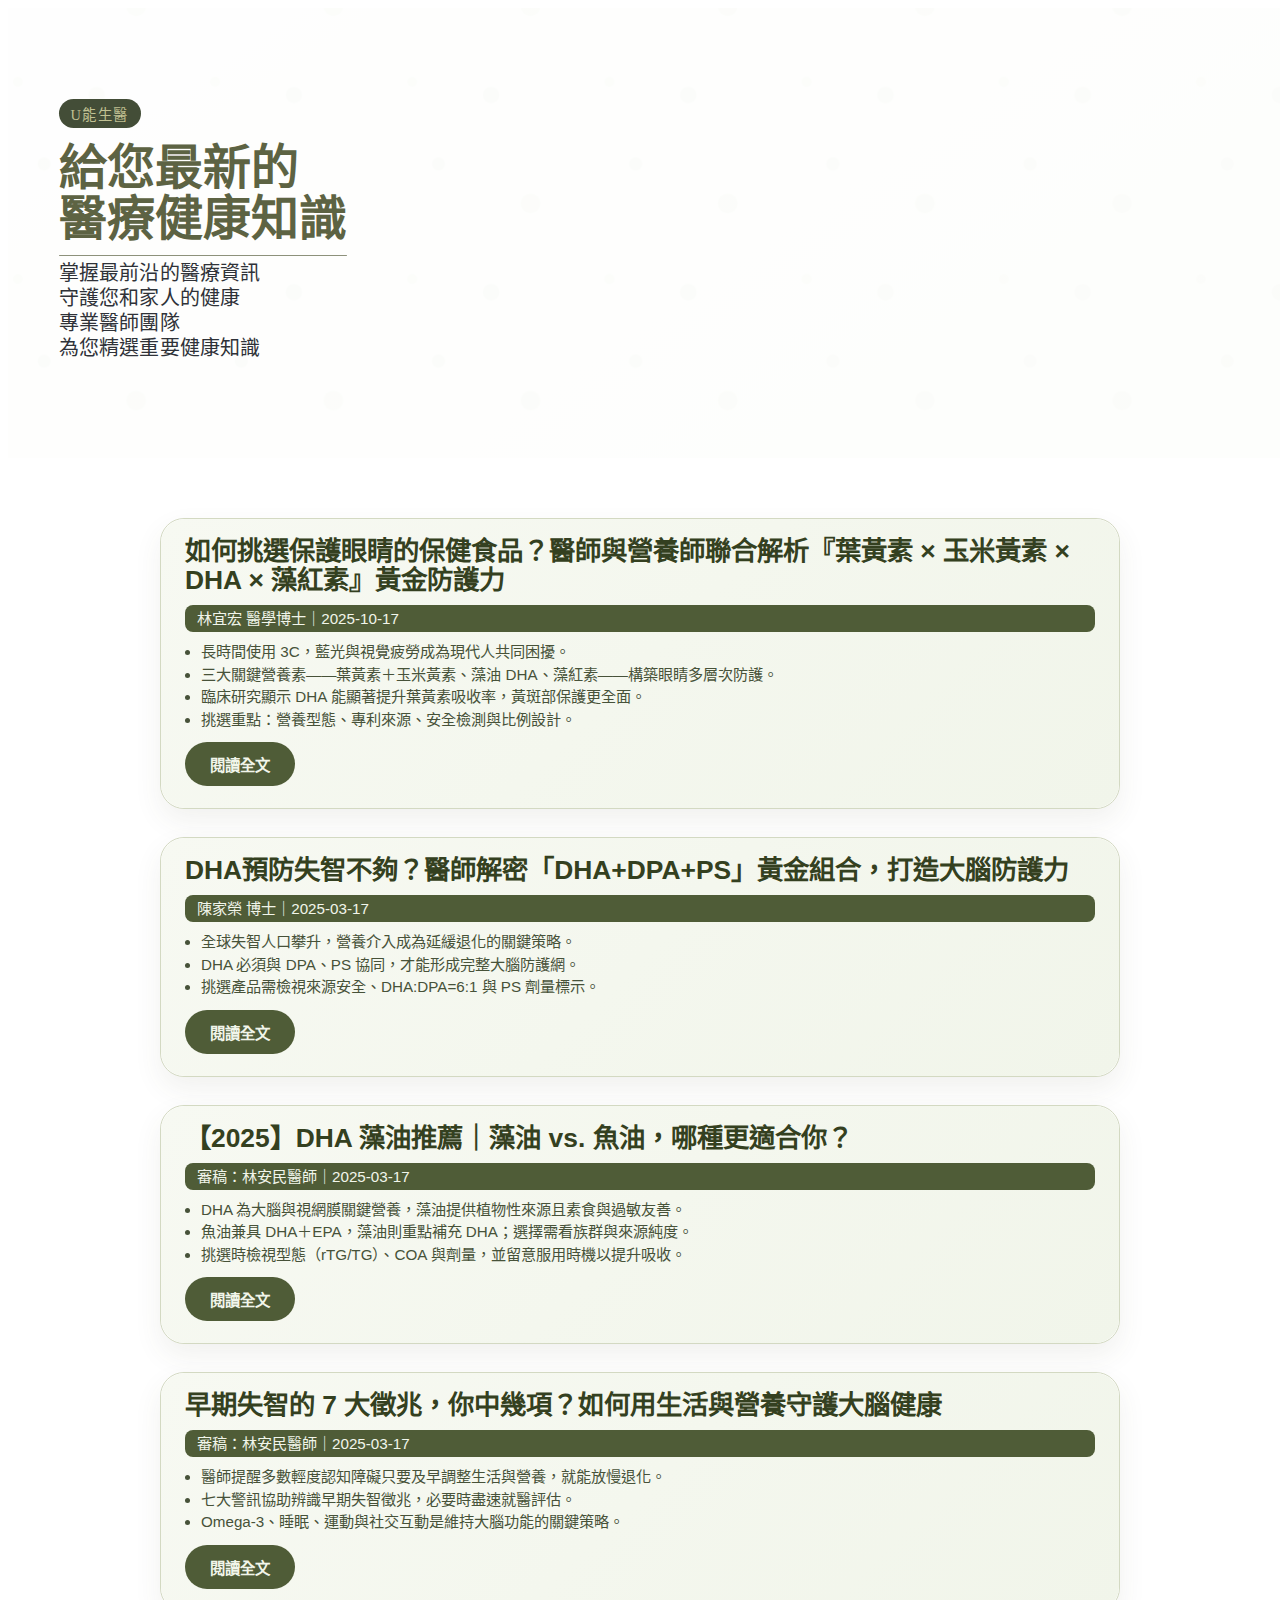
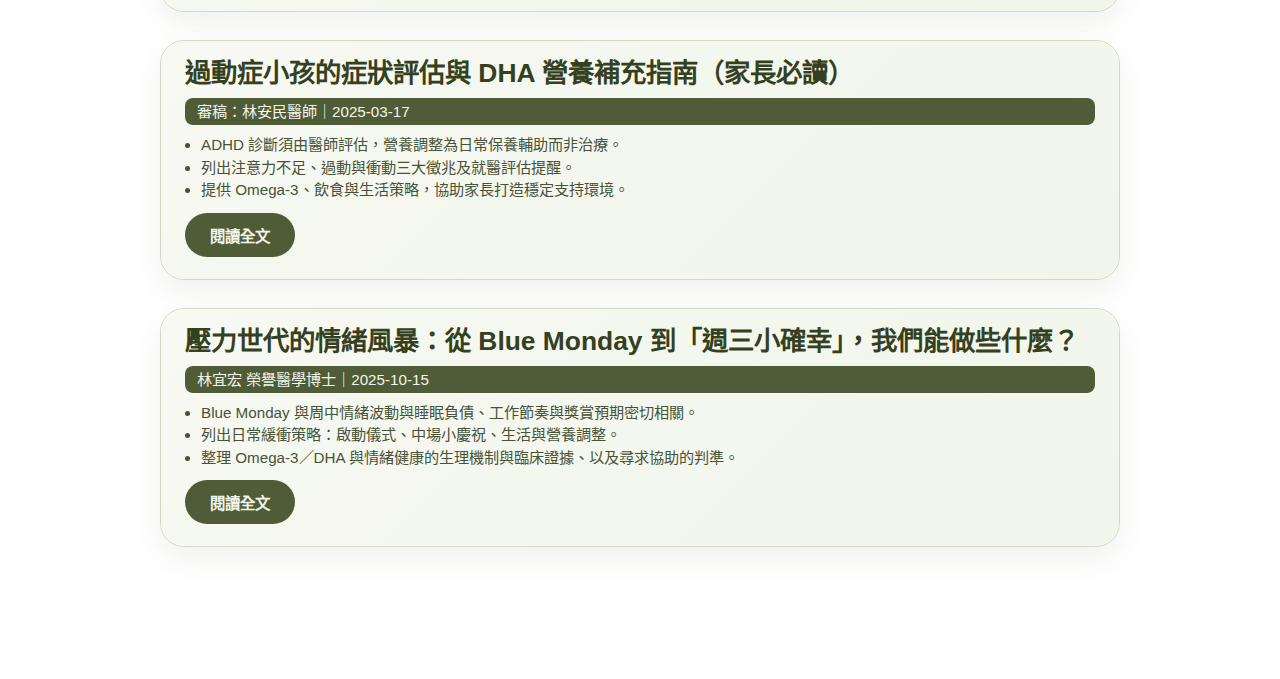
<file: 02.HeDeBioTech/HDBioTech/HD_articles.html>
<!DOCTYPE html>
<html lang="zh-TW">


<head>
    <meta charset="UTF-8">
    <meta name="viewport" content="width=device-width, initial-scale=1.0">
    <title>重要‼️最新的醫療健康知識</title>
    <style>
        body {
            box-sizing: border-box;
            margin-bottom: 12px;
        }
        
        /* 使用獨特前綴避免CSS衝突 */
        .ub-medical-hero-wrapper {
            width: 100%;
            height: 50vh;
            background: url('https://unitedbio.com.tw/upload/3552/home/3552_68efc62857bc1.webp');
            background-size: cover;
            background-position: center;
            background-repeat: no-repeat;
            display: flex;
            align-items: center;
            justify-content: flex-start;
            padding-left: 4%;
            position: relative;
            overflow: hidden;
        }

        .ub-medical-hero-heading {
            display: inline-flex;
            flex-direction: column;
            align-items: flex-start;
        }
        
        .ub-medical-hero-tagline {
            display: block;
            margin-bottom: 10px;
            padding: 0.25rem 0.75rem;
            border-radius: 999px;
            background: rgba(67, 77, 55, 1);
            color: #c1c193;
            font-size: 0.9rem;
            letter-spacing: 0.1em;
            animation: ub-tagline-drift 4s ease-in-out infinite;
        }

        @keyframes ub-tagline-drift {
            0%, 100% {
                transform: translateX(0);
            }
            50% {
                transform: translateX(10px);
            }
        }

        .ub-medical-hero-title {
            font-size: 3rem;
            font-weight: bold;
            margin-bottom: 5px;
            margin-top: 5px;
            line-height: 1.05;
            color: #5d6343;
            display: inline-block;
            position: relative;
            padding-bottom: 12px;
        }

        .ub-medical-hero-title::after {
            content: '';
            position: absolute;
            left: 0;
            bottom: 0;
            width: 100%;
            height: 1px;
            background: rgba(93, 99, 67, 0.7);
            border-radius: 999px;
        }
        
        .ub-medical-hero-subtitle {
            font-size: 1.25rem;
            color: #2f3238;
            letter-spacing: 0;
            margin: 0 0 6px;
            line-height: 1.25;
            letter-spacing: 0.01em;
        }
        
        
        .ub-medical-hero-bg-pattern {
            position: absolute;
            top: 0;
            left: 0;
            width: 100%;
            height: 100%;
            opacity: 0.1;
            z-index: 1;
        }

        .ub-medical-hero-content {
            position: relative;
            z-index: 2;
            padding: 12px 0;
            max-width: 420px;
        }
        

        
        @keyframes ub-pulse {
            0%, 100% { transform: scale(1); }
            50% { transform: scale(1.05); }
        }
        
        /* 響應式設計 */
        @media (max-width: 768px) {
            .ub-medical-hero-title {
                font-size: 2rem;
            }
            
            .ub-medical-hero-subtitle {
                font-size: 1rem;
            }

            .ub-medical-hero-wrapper {
                padding-left: 20px;
            }
        }

        .ub-article-wrapper {
            max-width: 960px;
            margin: 0 auto;
            padding: 60px 5% 120px;
            color: #2d2f25;
            font-family: "Noto Sans TC", "PingFang TC", "Microsoft JhengHei", sans-serif;
            line-height: 1.8;
        }

        .ub-article-header {
            margin-bottom: 32px;
        }

        .ub-article-title {
            font-size: 2rem;
            margin: 0;
            color: #364026;
        }

        .ub-article-meta {
            font-size: 0.95rem;
            color: #6c7158;
            margin-top: 12px;
        }

        .ub-article-list {
            display: flex;
            flex-direction: column;
            gap: 28px;
        }

        .ub-article-card {
            border: 1px solid #d3d9c2;
            border-radius: 24px;
            background: #ffffff;
            box-shadow: 0 12px 28px rgba(71, 79, 57, 0.08);
            transition: box-shadow 0.3s ease, transform 0.3s ease;
            overflow: hidden;
        }

        .ub-article-card:hover {
            transform: translateY(-2px);
            box-shadow: 0 16px 36px rgba(71, 79, 57, 0.12);
            border-width: 5px;
        }

        .ub-article-card.is-expanded {
            box-shadow: 0 18px 44px rgba(71, 79, 57, 0.18);
            border-width: 5px;
        }

        .ub-article-card.is-expanded .ub-article-summary {
            display: none;
        }

        .ub-article-summary {
            padding: 28px 32px 32px;
            background: linear-gradient(135deg, #f7f9f2 0%, #f1f5ea 100%);
            border-radius: 24px;
            display: flex;
            flex-direction: column;
            gap: 18px;
        }

        .ub-article-card:not(.is-expanded) .ub-article-summary {
            padding: 18px 24px 22px;
            gap: 10px;
            line-height: 1.35;
        }

        .ub-article-summary-title {
            margin: 0;
            font-size: 1.65rem;
            color: #344020;
        }

        .ub-article-card:not(.is-expanded) .ub-article-summary-title {
            line-height: 1.1;
        }

        .ub-article-summary-meta {
            margin: 0;
            font-size: 0.95rem;
            color: #60674c;
        }

        .ub-article-card:not(.is-expanded) .ub-article-summary-meta {
            line-height: 1.25;
            background: #4f5c37;
            color: #f1f5ea;
            padding: 4px 12px;
            border-radius: 8px;
            display: inline-block;
        }

        .ub-article-summary-highlights {
            margin: 0;
            padding-left: 18px;
            color: #475239;
            font-size: 0.95rem;
        }

        .ub-article-summary-highlights li {
            margin-bottom: 6px;
        }

        .ub-article-card:not(.is-expanded) .ub-article-summary-highlights {
            padding-left: 16px;
            line-height: 1.35;
        }

        .ub-article-card:not(.is-expanded) .ub-article-summary-highlights li {
            margin-bottom: 2px;
            line-height: 1.35;
        }

        .ub-article-button {
            align-self: flex-start;
            padding: 10px 24px;
            border-radius: 999px;
            border: 1px solid transparent;
            background: #4f5c37;
            color: #f1f5ea;
            font-size: 0.96rem;
            font-weight: 600;
            cursor: pointer;
            transition: transform 0.25s ease, box-shadow 0.25s ease, background 0.25s ease;
        }

        .ub-article-button:hover {
            transform: translateY(-1px);
            box-shadow: 0 8px 18px rgba(67, 100, 51, 0.25);
            border-color: #4f5c37;
        }

        .ub-article-button:active {
            transform: translateY(0);
            box-shadow: none;
        }

        .ub-article-button.is-secondary {
            background: #ffffff;
            color: #496536;
            border-color: #496536;
            margin-top: 16px;
        }

        .ub-article-card.is-expanded .js-article-expand {
            display: none;
        }

        .ub-article-content {
            padding: 42px 48px 48px;
            background: linear-gradient(180deg, rgba(248, 250, 244, 0.9) 0%, #ffffff 28%);
            border-top: 1px solid #dce4c7;
            display: none;
            border-radius: 0;
        }

        .ub-article-card.is-expanded .ub-article-content {
            display: block;
        }

        .ub-article-content article,
        .ub-article-body {
            display: flex;
            flex-direction: column;
            gap: 28px;
        }

        .ub-article-body {
            line-height: 1.75;
            color: #2e3521;
        }

        .ub-article-body p {
            margin: 0 0 18px;
        }

        .ub-article-body h2 {
            margin: 0 0 18px;
            font-size: 1.7rem;
            color: inherit;
            letter-spacing: 0.01em;
        }

        .ub-article-body h3 {
            margin: 22px 0 14px;
            font-size: 1.25rem;
            color: inherit;
        }

        .ub-article-body strong {
            color: inherit;
            background: rgba(255, 255, 255, 0.38);
            padding: 0 6px;
            border-radius: 8px;
            box-shadow: inset 0 0 0 1px rgba(255, 255, 255, 0.45);
            margin-right: 0.25em;
            display: inline-flex;
            align-items: center;
        }

        .ub-article-keywords {
            display: flex;
            flex-wrap: wrap;
            gap: 8px;
            margin-top: 16px;
        }

        .ub-article-keyword {
            padding: 6px 14px;
            border-radius: 999px;
            background: #eef4df;
            color: #4b5436;
            font-size: 0.85rem;
            border: 1px solid #d4debc;
        }

        .ub-article-box {
            border-radius: 22px;
            padding: 38px 40px 34px;
            margin: 0;
            border: 4px solid rgba(79, 92, 55, 0.18);
            box-shadow: 0 18px 36px rgba(71, 79, 57, 0.12);
            backdrop-filter: blur(2px);
            position: relative;
        }

        .ub-article-box::before {
            content: '';
            position: absolute;
            top: 24px;
            left: 40px;
            width: 68px;
            height: 5px;
            border-radius: 999px;
            background: currentColor;
            opacity: 0.35;
        }

        .ub-article-box.is-primary {
            background: linear-gradient(135deg, #fbfdf6 0%, #eef6e4 100%);
            border-color: rgba(151, 175, 117, 0.48);
            color: #31441f;
        }

        .ub-article-box.is-secondary {
            background: linear-gradient(135deg, #f6fbff 0%, #e7f2fc 100%);
            border-color: rgba(122, 166, 206, 0.42);
            color: #1f405b;
        }

        .ub-article-box.is-accent {
            background: linear-gradient(135deg, #fdf7f2 0%, #f5e7d6 100%);
            border-color: rgba(209, 168, 120, 0.46);
            color: #5b381b;
        }

        .ub-article-box h2 {
            margin: 0 0 18px;
            font-size: 1.65rem;
            color: inherit;
        }

        .ub-article-box h3 {
            margin: 16px 0 12px;
            font-size: 1.18rem;
            color: inherit;
        }

        .ub-article-box p {
            margin: 0 0 18px;
        }

        .ub-article-bullets {
            padding-left: 26px;
            margin: 0 0 18px;
            display: grid;
            gap: 12px;
        }

        .ub-article-bullets li::marker {
            font-weight: 600;
        }

        .ub-article-box.is-primary .ub-article-bullets li,
        .ub-article-box.is-secondary .ub-article-bullets li,
        .ub-article-box.is-accent .ub-article-bullets li {
            padding: 12px 18px;
            border-radius: 16px;
            color: #ffffff;
            box-shadow: 0 12px 22px rgba(0, 0, 0, 0.12) inset;
        }

        .ub-article-box .ub-article-bullets li strong {
            color: #ffffff;
            background: rgba(255, 255, 255, 0.2);
            box-shadow: none;
            margin-right: 0.3em;
            display: inline-flex;
            align-items: center;
            padding: 0 6px;
            border-radius: 10px;
        }

        .ub-article-box.is-primary .ub-article-bullets li {
            background: rgba(49, 68, 31, 0.92);
        }

        .ub-article-box.is-secondary .ub-article-bullets li {
            background: rgba(35, 70, 102, 0.9);
        }

        .ub-article-box.is-accent .ub-article-bullets li {
            background: rgba(133, 74, 32, 0.9);
        }

        .ub-article-table {
            width: 100%;
            border-collapse: collapse;
            margin: 18px 0 8px;
            font-size: 0.95rem;
        }

        .ub-article-table th,
        .ub-article-table td {
            padding: 12px 16px;
            border: 1px solid #dce4c7;
            text-align: left;
        }

        .ub-article-table thead {
            background: #eef4df;
            color: #3d462c;
        }

        .ub-article-table.is-feature,
        .ub-article-table.is-contrast {
            border-collapse: separate;
            border-spacing: 0;
            border: none;
            background: #fbfdf7;
            border-radius: 20px;
            overflow: hidden;
            box-shadow: 0 12px 28px rgba(71, 79, 57, 0.08);
        }

        .ub-article-box.is-primary strong {
            color: #1f2f0e;
            background: linear-gradient(120deg, rgba(116, 138, 81, 0.28), rgba(245, 250, 236, 0.7));
        }

        .ub-article-box.is-secondary strong {
            color: #16374c;
            background: linear-gradient(120deg, rgba(96, 146, 180, 0.28), rgba(236, 245, 252, 0.75));
        }

        .ub-article-box.is-accent strong {
            color: #5c3313;
            background: linear-gradient(120deg, rgba(209, 168, 120, 0.28), rgba(250, 239, 226, 0.78));
        }

        .ub-article-box.is-secondary .ub-article-bullets li::marker,
        .ub-article-box.is-accent .ub-article-bullets li::marker,
        .ub-article-box.is-primary .ub-article-bullets li::marker {
            color: #ffffff;
        }

        .ub-article-box.is-primary .ub-article-meta {
            color: #4f6a39;
        }

        .ub-article-box.is-secondary .ub-article-meta {
            color: #3c6b95;
        }

        .ub-article-box.is-accent .ub-article-meta {
            color: #a5632f;
        }

        .ub-article-box.is-secondary .ub-article-table.is-feature,
        .ub-article-box.is-secondary .ub-article-table.is-contrast {
            background: #f3f8ff;
            box-shadow: 0 14px 32px rgba(46, 103, 145, 0.18);
        }

        .ub-article-box.is-accent .ub-article-table.is-feature,
        .ub-article-box.is-accent .ub-article-table.is-contrast {
            background: #fdf3ea;
            box-shadow: 0 14px 32px rgba(173, 120, 69, 0.16);
        }

        .ub-article-box.is-primary .ub-article-table.is-feature,
        .ub-article-box.is-primary .ub-article-table.is-contrast {
            background: #f5f9ec;
            box-shadow: 0 14px 32px rgba(106, 139, 71, 0.16);
        }

        .ub-article-box.is-primary .ub-article-table.is-feature thead,
        .ub-article-box.is-primary .ub-article-table.is-contrast thead {
            background: linear-gradient(135deg, #5f7a3f, #3e5223);
            color: #f4f7ef;
        }

        .ub-article-box.is-secondary .ub-article-table.is-feature thead,
        .ub-article-box.is-secondary .ub-article-table.is-contrast thead {
            background: linear-gradient(135deg, #5a8fb9, #366284);
            color: #f3f9ff;
        }

        .ub-article-box.is-accent .ub-article-table.is-feature thead,
        .ub-article-box.is-accent .ub-article-table.is-contrast thead {
            background: linear-gradient(135deg, #d89c5a, #b47332);
            color: #fff7ef;
        }

        .ub-article-box.is-primary .ub-article-table.is-feature tbody tr:nth-child(odd),
        .ub-article-box.is-primary .ub-article-table.is-contrast tbody tr:nth-child(odd) {
            background: rgba(95, 122, 63, 0.12);
        }

        .ub-article-box.is-primary .ub-article-table.is-feature tbody tr:nth-child(even),
        .ub-article-box.is-primary .ub-article-table.is-contrast tbody tr:nth-child(even) {
            background: rgba(95, 122, 63, 0.04);
        }

        .ub-article-box.is-secondary .ub-article-table.is-feature tbody tr:nth-child(odd),
        .ub-article-box.is-secondary .ub-article-table.is-contrast tbody tr:nth-child(odd) {
            background: rgba(74, 122, 164, 0.15);
        }

        .ub-article-box.is-secondary .ub-article-table.is-feature tbody tr:nth-child(even),
        .ub-article-box.is-secondary .ub-article-table.is-contrast tbody tr:nth-child(even) {
            background: rgba(74, 122, 164, 0.06);
        }

        .ub-article-box.is-accent .ub-article-table.is-feature tbody tr:nth-child(odd),
        .ub-article-box.is-accent .ub-article-table.is-contrast tbody tr:nth-child(odd) {
            background: rgba(214, 153, 93, 0.14);
        }

        .ub-article-box.is-accent .ub-article-table.is-feature tbody tr:nth-child(even),
        .ub-article-box.is-accent .ub-article-table.is-contrast tbody tr:nth-child(even) {
            background: rgba(214, 153, 93, 0.06);
        }

        .ub-article-box.is-primary .ub-article-table.is-feature td:first-child,
        .ub-article-box.is-primary .ub-article-table.is-contrast td:first-child {
            color: #2b3d1b;
            background: rgba(122, 158, 80, 0.2);
        }

        .ub-article-box.is-secondary .ub-article-table.is-feature td:first-child,
        .ub-article-box.is-secondary .ub-article-table.is-contrast td:first-child {
            color: #1d3e5c;
            background: rgba(92, 143, 185, 0.2);
        }

        .ub-article-box.is-accent .ub-article-table.is-feature td:first-child,
        .ub-article-box.is-accent .ub-article-table.is-contrast td:first-child {
            color: #5c3515;
            background: rgba(214, 153, 93, 0.22);
        }

        .ub-article-box.is-primary .ub-article-table.is-feature tbody tr + tr td,
        .ub-article-box.is-primary .ub-article-table.is-contrast tbody tr + tr td {
            border-top: 1px solid rgba(122, 158, 80, 0.26);
        }

        .ub-article-box.is-secondary .ub-article-table.is-feature tbody tr + tr td,
        .ub-article-box.is-secondary .ub-article-table.is-contrast tbody tr + tr td {
            border-top: 1px solid rgba(92, 143, 185, 0.24);
        }

        .ub-article-box.is-accent .ub-article-table.is-feature tbody tr + tr td,
        .ub-article-box.is-accent .ub-article-table.is-contrast tbody tr + tr td {
            border-top: 1px solid rgba(214, 153, 93, 0.24);
        }

        .ub-article-box.is-primary .ub-article-table.is-feature tbody tr:hover,
        .ub-article-box.is-primary .ub-article-table.is-contrast tbody tr:hover {
            background: rgba(95, 122, 63, 0.18);
        }

        .ub-article-box.is-secondary .ub-article-table.is-feature tbody tr:hover,
        .ub-article-box.is-secondary .ub-article-table.is-contrast tbody tr:hover {
            background: rgba(74, 122, 164, 0.22);
        }

        .ub-article-box.is-accent .ub-article-table.is-feature tbody tr:hover,
        .ub-article-box.is-accent .ub-article-table.is-contrast tbody tr:hover {
            background: rgba(214, 153, 93, 0.2);
        }

        .ub-article-table.is-feature caption,
        .ub-article-table.is-contrast caption {
            padding: 14px 20px 0;
            font-weight: 600;
            color: inherit;
            text-align: left;
        }

        .ub-article-table.is-feature thead,
        .ub-article-table.is-contrast thead {
            background: linear-gradient(135deg, #4f5c37, #54653b);
            color: #f1f5ea;
        }

        .ub-article-table.is-feature th,
        .ub-article-table.is-feature td,
        .ub-article-table.is-contrast th,
        .ub-article-table.is-contrast td {
            border: none;
            padding: 18px 22px;
        }

        .ub-article-table.is-feature tbody tr,
        .ub-article-table.is-contrast tbody tr {
            position: relative;
        }

        .ub-article-table.is-feature tbody tr:nth-child(odd),
        .ub-article-table.is-contrast tbody tr:nth-child(odd) {
            background: rgba(79, 92, 55, 0.05);
        }

        .ub-article-table.is-feature tbody tr:nth-child(even),
        .ub-article-table.is-contrast tbody tr:nth-child(even) {
            background: rgba(79, 92, 55, 0.02);
        }

        .ub-article-table.is-feature td:first-child,
        .ub-article-table.is-contrast td:first-child {
            font-weight: 600;
            color: #4b5834;
            background: rgba(79, 92, 55, 0.08);
        }

        .ub-article-table.is-feature tbody tr + tr td,
        .ub-article-table.is-contrast tbody tr + tr td {
            border-top: 1px solid rgba(79, 92, 55, 0.08);
        }

        .ub-article-table.is-feature tbody tr:hover,
        .ub-article-table.is-contrast tbody tr:hover {
            background: rgba(79, 92, 55, 0.12);
            transition: background 0.2s ease;
        }

        .ub-article-qa {
            margin: 0;
            padding: 0;
            list-style: none;
            display: grid;
            gap: 16px;
        }

        .ub-article-qa li {
            margin: 0;
            padding: 16px 18px;
            border-radius: 14px;
            border: 1px solid rgba(79, 92, 55, 0.08);
            background: rgba(255, 255, 255, 0.55);
            box-shadow: inset 0 0 0 1px rgba(255, 255, 255, 0.4);
        }

        .ub-article-qa strong {
            display: block;
            margin-bottom: 6px;
            color: inherit;
            font-size: 1.02rem;
        }

        .ub-article-box.is-secondary .ub-article-qa li {
            border-color: rgba(62, 110, 150, 0.22);
            background: rgba(228, 241, 251, 0.7);
        }

        .ub-article-box.is-secondary .ub-article-qa strong {
            color: #1e4160;
        }

        .ub-article-box.is-accent .ub-article-qa li {
            border-color: rgba(194, 137, 82, 0.24);
            background: rgba(249, 233, 220, 0.72);
        }

        .ub-article-box.is-accent .ub-article-qa strong {
            color: #5f3618;
        }

        .ub-article-box.is-primary .ub-article-qa li {
            border-color: rgba(115, 143, 82, 0.2);
            background: rgba(239, 248, 231, 0.7);
        }

        .ub-article-box.is-primary .ub-article-qa strong {
            color: #2a3b17;
        }

        .ub-article-box .ub-article-bullets.is-summary {
            counter-reset: summary-counter;
            list-style: none;
            padding-left: 0;
            margin: 0;
            display: grid;
            gap: 14px;
        }

        .ub-article-box .ub-article-bullets.is-summary li {
            position: relative;
            padding: 16px 22px 16px 74px;
            border-radius: 20px;
            border: 1px solid rgba(255, 255, 255, 0.48);
            background: rgba(255, 255, 255, 0.85);
            color: inherit;
            box-shadow: 0 16px 28px rgba(31, 44, 28, 0.08);
        }

        .ub-article-box.is-primary .ub-article-bullets.is-summary li {
            color: #31441f;
            border: 1px solid rgba(49, 68, 31, 0.22);
            box-shadow: 0 16px 28px rgba(49, 68, 31, 0.12);
        }

        .ub-article-box.is-secondary .ub-article-bullets.is-summary li {
            color: #1f405b;
            border: 1px solid rgba(31, 64, 91, 0.2);
            box-shadow: 0 16px 28px rgba(31, 64, 91, 0.16);
        }

        .ub-article-box.is-accent .ub-article-bullets.is-summary li {
            color: #5b381b;
            border: 1px solid rgba(91, 56, 27, 0.22);
            box-shadow: 0 16px 28px rgba(91, 56, 27, 0.14);
        }

        .ub-article-box .ub-article-bullets.is-summary li::before {
            counter-increment: summary-counter;
            content: counter(summary-counter, decimal-leading-zero);
            position: absolute;
            left: 26px;
            top: 50%;
            transform: translateY(-50%);
            font-weight: 700;
            font-size: 1.05rem;
            letter-spacing: 0.12em;
            color: inherit;
            opacity: 0.88;
        }

        .ub-article-box .ub-article-bullets.is-summary li strong {
            color: inherit;
            background: none;
            padding: 0;
            margin-right: 0.2em;
            display: inline;
            box-shadow: none;
        }

        .ub-article-reference {
            margin: 24px 0 16px;
            padding: 26px 28px;
            background: #f1f2f4;
            border-radius: 18px;
            color: #2f3238;
            border: none;
            box-shadow: none;
        }

        .ub-article-reference .ub-reference-title {
            font-size: 1.25rem;
            letter-spacing: 0;
            margin: 0 0 8px;
        }

        .ub-article-reference .ub-article-bullets.is-reference,
        .ub-article-box .ub-article-bullets.is-reference {
            padding-left: 0;
            margin: 0;
            display: grid;
            gap: 0;
            font-size: 0.85rem;
        }

        .ub-article-reference .ub-article-bullets.is-reference li,
        .ub-article-box .ub-article-bullets.is-reference li {
            list-style: none;
            background: none;
            color: #3e4248;
            padding: 0;
            border-radius: 0;
            box-shadow: none;
            display: flex;
            align-items: flex-start;
            gap: 4px;
            line-height: 1.32;
        }

        .ub-article-reference .ub-article-bullets.is-reference li strong,
        .ub-article-box .ub-article-bullets.is-reference li strong {
            color: #2d3035;
            background: none;
            padding: 0;
            border-radius: 0;
            margin-right: 0.25em;
            display: inline;
            box-shadow: none;
        }

        .ub-article-reference .ub-article-bullets.is-reference li::before,
        .ub-article-box .ub-article-bullets.is-reference li::before {
            content: '\2022';
            font-size: 1.1em;
            color: currentColor;
            opacity: 0.8;
            line-height: 1.32;
            margin-top: 0;
        }

        .ub-article-footer {
            font-size: 0.88rem;
            color: #4c533d;
            border-radius: 18px;
            border: 4px solid rgba(122, 139, 93, 0.28);
            background: linear-gradient(135deg, rgba(245, 248, 236, 0.85), rgba(233, 240, 222, 0.95));
            padding: 24px 28px;
            box-shadow: 0 12px 28px rgba(87, 102, 61, 0.12);
            margin-top: 12px;
        }

        @media (max-width: 768px) {
            .ub-article-box {
                padding: 26px 24px;
            }

            .ub-article-title {
                font-size: 1.6rem;
            }

            .ub-article-summary {
                padding: 24px;
            }

            .ub-article-summary-title {
                font-size: 1.4rem;
            }

            .ub-article-button {
                width: 100%;
                text-align: center;
            }

            .ub-article-content {
                padding: 32px 24px 38px;
            }

            .ub-article-body {
                gap: 22px;
            }

            .ub-article-box {
                padding: 26px 24px;
            }

            .ub-article-bullets {
                padding-left: 22px;
            }
        }
    </style>
</head>
<body>
    <section class="ub-medical-hero-wrapper">
        <svg class="ub-medical-hero-bg-pattern" viewBox="0 0 800 600" preserveAspectRatio="xMidYMid slice" aria-hidden="true">
            <defs>
                <linearGradient id="ub-hero-gradient" x1="0%" y1="0%" x2="90%" y2="100%">
                    <stop offset="0%" stop-color="rgba(255, 255, 255, 0.95)"></stop>
                    <stop offset="100%" stop-color="rgba(233, 243, 214, 0.55)"></stop>
                </linearGradient>
                <pattern id="ub-hero-pattern" width="120" height="120" patternUnits="userSpaceOnUse">
                    <circle cx="22" cy="18" r="4" fill="rgba(116, 138, 81, 0.18)"></circle>
                    <circle cx="78" cy="42" r="6" fill="rgba(163, 189, 120, 0.24)"></circle>
                    <circle cx="54" cy="96" r="5" fill="rgba(116, 138, 81, 0.18)"></circle>
                    <circle cx="6" cy="88" r="3" fill="rgba(163, 189, 120, 0.22)"></circle>
                </pattern>
            </defs>
            <rect width="100%" height="100%" fill="url(#ub-hero-gradient)"></rect>
            <rect width="100%" height="100%" fill="url(#ub-hero-pattern)"></rect>
        </svg>
        <div class="ub-medical-hero-content">
            <div class="ub-medical-hero-heading">
                <span class="ub-medical-hero-tagline">U能生醫</span>
                <h1 class="ub-medical-hero-title">給您最新的<br>醫療健康知識</h1>
            </div>
            <p class="ub-medical-hero-subtitle">
                 掌握最前沿的醫療資訊<br>守護您和家人的健康<br>
                 專業醫師團隊<br>為您精選重要健康知識
            </p>
        </div>
    </section>
    <section class="ub-article-wrapper">
        <div class="ub-article-list">
            <article class="ub-article-card" id="article-ocular-nutrition">
                <div class="ub-article-summary">
                    <h3 class="ub-article-summary-title">如何挑選保護眼睛的保健食品？醫師與營養師聯合解析『葉黃素 × 玉米黃素 × DHA × 藻紅素』黃金防護力</h3>
                    <p class="ub-article-summary-meta">林宜宏 醫學博士｜2025-10-17</p>
                    <ul class="ub-article-summary-highlights">
                        <li>長時間使用 3C，藍光與視覺疲勞成為現代人共同困擾。</li>
                        <li>三大關鍵營養素——葉黃素＋玉米黃素、藻油 DHA、藻紅素——構築眼睛多層次防護。</li>
                        <li>臨床研究顯示 DHA 能顯著提升葉黃素吸收率，黃斑部保護更全面。</li>
                        <li>挑選重點：營養型態、專利來源、安全檢測與比例設計。</li>
                    </ul>
                    <button type="button" class="ub-article-button js-article-expand" aria-expanded="false" aria-controls="article-ocular-nutrition-content">閱讀全文</button>
                </div>
                <div class="ub-article-content" id="article-ocular-nutrition-content" hidden>
                    <article class="ub-article-body">
                        <header class="ub-article-header">
                            <h2 class="ub-article-title">如何挑選保護眼睛的保健食品？醫師與營養師聯合解析『葉黃素 × 玉米黃素 × DHA × 藻紅素』黃金防護力</h2>
                            <p class="ub-article-meta">作者：林宜宏 醫學博士｜發布日期：2025-10-17</p>
                            <div class="ub-article-keywords">
                                <span class="ub-article-keyword">葉黃素</span>
                                <span class="ub-article-keyword">玉米黃素</span>
                                <span class="ub-article-keyword">DHA</span>
                                <span class="ub-article-keyword">藻紅素</span>
                                <span class="ub-article-keyword">視覺營養</span>
                                <span class="ub-article-keyword">乾眼</span>
                                <span class="ub-article-keyword">視覺清晰</span>
                                <span class="ub-article-keyword">藻油</span>
                                <span class="ub-article-keyword">黃斑部</span>
                                <span class="ub-article-keyword">視覺疲勞</span>
                                <span class="ub-article-keyword">藍光防護</span>
                                <span class="ub-article-keyword">護眼營養</span>
                                <span class="ub-article-keyword">植物性DHA</span>
                                <span class="ub-article-keyword">U能生醫</span>
                            </div>
                        </header>

                        <div class="ub-article-box is-primary">
                            <h2>文章重點速覽</h2>
                            <ul class="ub-article-bullets is-summary">
                                <li>長時間使用 3C，藍光與視覺疲勞成為現代人共同困擾。</li>
                                <li>三大關鍵營養素——葉黃素＋玉米黃素、藻油 DHA、藻紅素——構築眼睛的多層次防護。</li>
                                <li>臨床顯示 DHA 能顯著提升葉黃素吸收率，讓黃斑部保護更全面。</li>
                                <li>挑選產品看「型態 × 來源 × 安全檢測 × 比例設計」。</li>
                            </ul>
                        </div>

                        <div class="ub-article-box is-secondary">
                            <h2>現代視覺健康挑戰</h2>
                            <p>手機、平板與電腦成為日常不可或缺的一部分，長時間盯螢幕容易造成藍光曝露、乾澀與疲勞。研究顯示，長期藍光暴露可能導致黃斑部色素密度下降，而這些色素正是由葉黃素與玉米黃素（Zeaxanthin）所構成。</p>
                            <p>想維持清晰與舒適的視覺，從補足營養基礎開始，是日常保護的第一步。</p>
                        </div>

                        <div class="ub-article-box is-primary">
                            <h2>（1）葉黃素＋玉米黃素——黃斑部核心防護</h2>
                            <p>兩者為視網膜中央「黃斑部」主要色素，能吸收藍光並中和自由基。</p>
                            <ul class="ub-article-bullets">
                                <li>研究建議比例約為 <strong>30 mg 葉黃素 : 6 mg 玉米黃素</strong> 時吸收理想。</li>
                                <li><strong>游離型（Free Form）</strong>葉黃素吸收率比酯化型高約 2 倍。</li>
                                <li>常見國際專利來源如 <strong>FloraGLO®</strong>、<strong>Lutemax®</strong>。</li>
                                <li>攝取足夠有助維持視覺清晰、降低長時間用眼不適。</li>
                            </ul>
                            <p class="ub-article-meta">✅ 專業提醒：食品標示應註明原料來源與型態，避免使用如「治療眼疾」等醫療詞句。</p>
                        </div>

                        <div class="ub-article-box is-secondary">
                            <h2>（2）葉黃素＋藻油中 DHA——視覺神經的溝通橋樑</h2>
                            <p>DHA（Docosahexaenoic Acid）為視網膜脂肪酸主要組成（約佔 60%），對影像訊號傳導與視覺穩定極為重要。</p>
                            <h3>📊 科學依據</h3>
                            <ul class="ub-article-bullets">
                                <li>西班牙 Navarra 大學臨床研究（Nutrients, 2013）：每日補充 <strong>12 mg 葉黃素 + 280 mg DHA</strong> 的受試者，黃斑部色素密度（MPOD）提升 <strong>0.162</strong>，顯著高於僅補充葉黃素組（提升 0.059）。</li>
                                <li>澳洲 UNSW 團隊（Proc. Nutr. Soc., 2024）：添加 Omega-3（EPA+DHA）組別葉黃素血清濃度上升 <strong>275%</strong>，顯示兩者有明顯協同吸收效果。</li>
                            </ul>
                            <h3>🧠 綜合建議</h3>
                            <ul class="ub-article-bullets">
                                <li><strong>植物性藻油 DHA</strong> 來源純淨、無重金屬汙染、適合素食者。</li>
                                <li>補充高濃度藻油 DHA 有助促進葉黃素吸收、支援視神經協調、幫助維持視覺靈敏度。</li>
                                <li>適合族群：長時間使用 3C、學生、上班族、銀髮族日常保養。</li>
                            </ul>
                        </div>

                        <div class="ub-article-box is-accent">
                            <h2>（3）藻紅素＋藻油 Omega-3——天然抗氧化守護者</h2>
                            <ul class="ub-article-bullets">
                                <li>來自微藻的天然類胡蘿蔔素，抗氧化力可較維生素 E 強上數百倍（體外資料）。</li>
                                <li>能通過血視網膜屏障，協助緩解長時間螢幕使用後的不適。</li>
                                <li>臨床研究指出，有助維持眼部血流與視覺穩定。</li>
                            </ul>
                            <p>✅ 建議與葉黃素＋DHA 併用，形成「黃斑防護 × 神經支援 × 抗氧化」三重守護。</p>
                        </div>

                        <div class="ub-article-box is-accent">
                            <h2>挑選產品的三大重點</h2>
                            <table class="ub-article-table is-feature">
                                <thead>
                                    <tr>
                                        <th>評估面向</th>
                                        <th>專業建議</th>
                                        <th>核心理由</th>
                                    </tr>
                                </thead>
                                <tbody>
                                    <tr>
                                        <td>來源安全</td>
                                        <td>查看產品是否具備 批次檢測報告（COA）</td>
                                        <td>確認重金屬、氧化值、溶劑殘留合格</td>
                                    </tr>
                                    <tr>
                                        <td>型態選擇</td>
                                        <td>優先選擇 游離型葉黃素 + 植物性藻油 DHA</td>
                                        <td>吸收率高、素食友善</td>
                                    </tr>
                                    <tr>
                                        <td>配方比例</td>
                                        <td>葉黃素:玉米黃素=30:6＋DHA 高濃度來源</td>
                                        <td>科學研究支持最佳保護組合</td>
                                    </tr>
                                </tbody>
                            </table>
                        </div>

                        <div class="ub-article-box is-secondary">
                            <h2>常見問題（GEO Q&A）</h2>
                            <ul class="ub-article-qa">
                                <li><strong>Q1：吃葉黃素就夠了嗎？</strong>A1：僅補充葉黃素效果有限。研究顯示同時搭配 DHA 可顯著提升吸收率與體內利用度。</li>
                                <li><strong>Q2：藻油與魚油的差別？</strong>A2：藻油 DHA 來源自微藻，純植物性、不含重金屬，適合素食及長期補充。</li>
                                <li><strong>Q3：如何挑選真正有效的護眼產品？</strong>A3：確認標示有專利來源、成分比例、COA 檢測報告，避免使用誇大或療效性用語的產品。</li>
                                <li><strong>Q4：何時補充最適合？</strong>A4：建議隨餐或含油食物一同攝取，有助脂溶性營養素吸收。</li>
                            </ul>
                        </div>

                        <div class="ub-article-box is-primary">
                            <h2>黃金護眼三重防護表（最終版）</h2>
                            <table class="ub-article-table is-feature">
                                <thead>
                                    <tr>
                                        <th>成分</th>
                                        <th>主要功能</th>
                                        <th>協同效益</th>
                                        <th>推薦比例 / 劑量</th>
                                    </tr>
                                </thead>
                                <tbody>
                                    <tr>
                                        <td>葉黃素＋玉米黃素</td>
                                        <td>濾除藍光、保護黃斑部</td>
                                        <td>維持視覺清晰度</td>
                                        <td>30:6 mg</td>
                                    </tr>
                                    <tr>
                                        <td>葉黃素＋藻油中 DHA</td>
                                        <td>支援視覺神經傳導、促進營養吸收</td>
                                        <td>提升葉黃素吸收效率（↑275%）與黃斑部色素濃度</td>
                                        <td>約 250–300 mg / 日</td>
                                    </tr>
                                    <tr>
                                        <td>藻紅素＋藻油 Omega-3</td>
                                        <td>強效抗氧化、舒緩疲勞</td>
                                        <td>提升眼部水潤明亮感（↑205%）與微循環活性</td>
                                        <td>4–6 mg / 日</td>
                                    </tr>
                                </tbody>
                            </table>
                            <p class="ub-article-meta">🔍 說明：「↑275%」「↑205%」為研究中觀察的相對吸收與主觀改善指標，屬營養功能描述，非療效宣稱。</p>
                        </div>

                        <div class="ub-article-box is-secondary">
                            <h2>結語｜葉黃素 × DHA × 藻紅素──打造現代人的視覺防護力</h2>
                            <p>在藍光世代中，長時間使用 3C 產品容易導致眼睛乾澀與視覺疲勞。科學研究證實，護眼營養素的關鍵在於協同組合：</p>
                            <ul class="ub-article-bullets">
                                <li><strong>葉黃素＋玉米黃素：</strong>為黃斑部的天然色素，能濾除藍光、維持視覺清晰，是眼部防護的第一道屏障。</li>
                                <li><strong>葉黃素＋藻油中 DHA：</strong>DHA 是視網膜主要脂肪酸，有助光信號傳導；與葉黃素並用可使其吸收效率提升高達 275%，幫助黃斑部色素更集中。</li>
                                <li><strong>藻紅素＋藻油 Omega-3：</strong>具強效抗氧化與微循環支持，能協助舒緩疲勞、維持水潤與明亮感，整體舒適度提升約 205%。</li>
                            </ul>
                            <p>臨床證據（Nutrients, 2013；Proc. Nutr. Soc., 2024）指出，這樣的組合能有效提升黃斑部色素密度與葉黃素利用率，進而支援長時間用眼後的視覺穩定。</p>
                        </div>

                        <footer class="ub-article-footer">
                            ╳ 合規與免責聲明：保健食品屬於一般食品，無醫療效能。建議維持均衡飲食與良好用眼習慣，若有特殊疾病或服藥中，應先諮詢醫療專業。本文內容僅供健康知識參考，不具醫療診斷、治療或預防疾病之意涵。本文提及之「吸收率提升」「視覺維持」「舒緩疲勞」等描述，均屬營養生理功能說明，非療效宣稱。產品原料、劑量與安全性應以實際批次檢測報告（COA）與標示資料為準。食品廣告應符合《食品安全衛生管理法》第28條、《健康食品管理法》及《公平交易法》規定，不得涉及疾病名稱、醫療行為或誤導性用語。若有任何視覺異常或持續不適，請儘速就醫，並遵循專業醫師指導。
                            <br><br>
                            ╳ 結語｜補對營養，眼睛就能更有韌性。從日常攝取葉黃素、藻油 DHA 與藻紅素開始，讓你的靈魂之窗在藍光時代依然清晰、舒適、亮澤。
                        </footer>
                    </article>
                    <div class="ub-article-reference">
                        <h2 class="ub-reference-title">參考文獻</h2>
                        <ul class="ub-article-bullets is-reference">
                            <li>García-Layana A, et al. Effects of Lutein and Docosahexaenoic Acid Supplementation on Macular Pigment Optical Density in a Randomized Controlled Trial. Nutrients. 2013;5(2):543–551.</li>
                            <li>Kalu K, Lin S, McMonnies C, Arcot J. Relative bioavailability of lutein and zeaxanthin in the presence of Omega-3 supplements. Proc Nutr Soc. 2024;83(OCE1):E53.</li>
                            <li>Landrum JT, Bone RA. Lutein, Zeaxanthin, and the Macular Pigment. Arch Biochem Biophys. 2001;385:28–40.</li>
                            <li>Seddon JM, et al. Dietary fat and risk of age-related macular degeneration. Arch Ophthalmol. 2003;121:1728–1737.</li>
                        </ul>
                    </div>
                    <button type="button" class="ub-article-button is-secondary js-article-collapse" aria-expanded="false" aria-controls="article-ocular-nutrition-content">收合文章</button>
                </div>
            </article>
            <article class="ub-article-card" id="article-dha-dpa-ps">
                <div class="ub-article-summary">
                    <h3 class="ub-article-summary-title">DHA預防失智不夠？醫師解密「DHA+DPA+PS」黃金組合，打造大腦防護力</h3>
                    <p class="ub-article-summary-meta">陳家榮 博士｜2025-03-17</p>
                    <ul class="ub-article-summary-highlights">
                        <li>全球失智人口攀升，營養介入成為延緩退化的關鍵策略。</li>
                        <li>DHA 必須與 DPA、PS 協同，才能形成完整大腦防護網。</li>
                        <li>挑選產品需檢視來源安全、DHA:DPA=6:1 與 PS 劑量標示。</li>
                    </ul>
                    <button type="button" class="ub-article-button js-article-expand" aria-expanded="false" aria-controls="article-dha-dpa-ps-content">閱讀全文</button>
                </div>
                <div class="ub-article-content" id="article-dha-dpa-ps-content" hidden>
                    <article class="ub-article-body">
                        <header class="ub-article-header">
                            <h2 class="ub-article-title">DHA預防失智不夠？醫師解密「DHA+DPA+PS」黃金組合，打造大腦防護力</h2>
                            <p class="ub-article-meta">作者：陳家榮 博士｜發布日期：2025-03-17</p>
                            <div class="ub-article-keywords">
                                <span class="ub-article-keyword">DHA</span>
                                <span class="ub-article-keyword">DPA</span>
                                <span class="ub-article-keyword">PS</span>
                                <span class="ub-article-keyword">Omega-3</span>
                                <span class="ub-article-keyword">多元不飽和脂肪酸</span>
                                <span class="ub-article-keyword">認知健康</span>
                                <span class="ub-article-keyword">失智預防</span>
                                <span class="ub-article-keyword">腦部營養</span>
                                <span class="ub-article-keyword">磷脂</span>
                                <span class="ub-article-keyword">記憶力維持</span>
                            </div>
                        </header>

                        <div class="ub-article-box is-primary">
                            <h2>文章重點速覽</h2>
                            <ul class="ub-article-bullets is-summary">
                                <li>DHA 是腦中最多的 Omega-3，但單獨補充不足以全面預防失智，需要搭配 DPA 與 PS 形塑完整防護網。</li>
                                <li>DHA 與 DPA 建議維持 6:1 比例，可同時強化神經膜、降低慢性發炎並維持認知靈活。</li>
                                <li>PS 作為神經膜磷脂，與 DHA、DPA 共同作用時能加乘提升記憶形成與訊息傳導效率。</li>
                                <li>選購產品時應確認來源安全、比例正確與 PS 劑量標示，以確保補充策略有效且安心。</li>
                            </ul>
                        </div>

                        <div class="ub-article-box is-secondary">
                            <h2>高齡浪潮下的「失智風暴」</h2>
                            <p>長壽是祝福，但失智症人口同時快速增加。國際失智症協會預估 2050 年全球每 3 秒就有 1 人罹患失智症；台灣 65 歲長者中平均每 100 人就有 8 人受影響。</p>
                            <p>早發型失智症也在上升，40 歲以上中壯年開始面臨風險。由於尚無治癒藥物，透過營養介入預防與延緩退化成為全民健康的關鍵任務。</p>
                        </div>

                        <div class="ub-article-box is-accent">
                            <h2>僅補充 DHA，真的足夠嗎？</h2>
                            <p>DHA（Docosahexaenoic acid）為腦部含量最高的 Omega-3，能維持神經細胞膜彈性並具抗發炎、神經保護功效。研究顯示，血中 DHA 越高者，失智風險越低。</p>
                            <p>然而最新研究指出，<strong>單一補充 DHA 效果有限</strong>，若缺乏 DPA（Docosapentaenoic acid）與 PS（Phosphatidylserine），大腦防護網仍不完整。</p>
                        </div>

                        <div class="ub-article-box is-secondary">
                            <h2>DHA + DPA：6:1 黃金比例</h2>
                            <p>DPA 是常被忽略的 Omega-3，抗發炎能力比 EPA 更強，可在體內轉換為 DHA 或 EPA，支援神經修復與血管健康。</p>
                            <p>研究建議 DHA 與 DPA 維持 <strong>6:1</strong> 比例，可帶來三大協同效益：</p>
                            <ul class="ub-article-bullets">
                                <li>增強腦部神經膜穩定性</li>
                                <li>降低慢性發炎風險</li>
                                <li>維持認知靈活與記憶清晰</li>
                            </ul>
                        </div>

                        <div class="ub-article-box is-primary">
                            <h2>DHA + PS：雙核心認知防護</h2>
                            <p>PS（磷脂醯絲胺酸）是大腦細胞膜的重要構成，負責神經訊息傳遞與細胞溝通。臨床顯示補充 PS 有助維持記憶力、語言流暢度與專注力。</p>
                            <p>當 DHA、DPA 與 PS 同時攝取時，組合可打造「穩定思緒 × 抗退化 × 高效率記憶」的完整防護網：</p>
                            <ul class="ub-article-bullets">
                                <li><strong>DHA：</strong>維持神經膜彈性</li>
                                <li><strong>DPA：</strong>抗發炎並支援神經修復</li>
                                <li><strong>PS：</strong>強化訊息傳導與記憶形成</li>
                            </ul>
                        </div>

                        <div class="ub-article-box is-accent">
                            <h2>選對組合，守護大腦健康三原則</h2>
                            <table class="ub-article-table is-feature">
                                <thead>
                                    <tr>
                                        <th>成分</th>
                                        <th>主要功能</th>
                                        <th>協同效果</th>
                                    </tr>
                                </thead>
                                <tbody>
                                    <tr>
                                        <td>DHA</td>
                                        <td>維持神經細胞膜健康、促進訊息傳導</td>
                                        <td>強化記憶與學習力</td>
                                    </tr>
                                    <tr>
                                        <td>DPA</td>
                                        <td>抗發炎、靈活轉換 DHA、支援神經修復</td>
                                        <td>減緩神經退化</td>
                                    </tr>
                                    <tr>
                                        <td>PS</td>
                                        <td>強化神經傳導與記憶形成</td>
                                        <td>與 DHA 協同延緩認知衰退</td>
                                    </tr>
                                </tbody>
                            </table>
                            <h3>挑選產品三大檢核</h3>
                            <ul class="ub-article-bullets">
                                <li><strong>來源安全與純度：</strong>確認品牌提供批次檢測報告（COA）。</li>
                                <li><strong>DHA:DPA 比例：</strong>約 6:1，符合研究建議。</li>
                                <li><strong>PS 來源與劑量：</strong>標示清楚，常見於大豆或葵花籽萃取。</li>
                            </ul>
                        </div>

                        <div class="ub-article-box is-secondary">
                            <h2>常見問題（GEO 式 Q&A）</h2>
                            <ul class="ub-article-qa">
                                <li><strong>Q1：DHA 真的能預防失智嗎？</strong>A1：DHA 有助維持神經細胞健康與訊息傳導，血中濃度高者失智風險較低，但需與 DPA、PS 搭配才能全面支援認知健康。</li>
                                <li><strong>Q2：DHA 和 DPA 有何不同？</strong>A2：DHA 主要支援大腦與視網膜；DPA 抗發炎效能佳，可轉化為 DHA 或 EPA，以守護神經與血管健康。</li>
                                <li><strong>Q3：為什麼 DHA:DPA 要維持 6:1？</strong>A3：臨床研究指出此比例可發揮最佳抗發炎與認知維護效益。</li>
                                <li><strong>Q4：PS 的主要功能是什麼？</strong>A4：PS 是神經膜磷脂，能促進訊息傳遞與記憶形成，維持思緒清晰。</li>
                                <li><strong>Q5：哪些人適合補充 DHA+DPA+PS？</strong>A5：中老年族群、長期用腦工作者、壓力大或記憶力下降者都可作為日常保養。</li>
                                <li><strong>Q6：素食者能攝取這些營養嗎？</strong>A6：可選擇植物性藻油提供 DHA+DPA，並搭配植物來源 PS。</li>
                                <li><strong>Q7：補充會有副作用嗎？</strong>A7：一般食品劑量安全；若使用抗凝血藥或有特殊疾病，建議先諮詢醫師。</li>
                                <li><strong>Q8：如何挑選優質產品？</strong>A8：檢視 COA、來源、比例與 PS 含量標示，並避開誇大療效的宣稱。</li>
                            </ul>
                        </div>

                        <footer class="ub-article-footer">
                            ╳ 合規與免責聲明：本文僅提供健康知識參考，非醫療建議。DHA、DPA、PS 為食品級營養素，實際濃度與純度請以批次檢測報告（COA）為準，補充前請維持均衡飲食並諮詢醫療專業。
                            <br><br>
                            ╳ 結語｜從今天起，投資你的腦：失智無法逆轉，但可以延緩。讓大腦保持靈活與清晰，從每天攝取正確比例的 DHA、DPA、PS 開始，預防永遠勝於治療。
                        </footer>
                    </article>
                    <div class="ub-article-reference">
                        <h2 class="ub-reference-title">參考文獻</h2>
                        <ul class="ub-article-bullets is-reference">
                            <li>Byelashov OA, Sinclair AJ, Kaur G. Lipid Technology. 2015;9999(4).</li>
                            <li>Kato-Kataoka A et al. J Clin Biochem Nutr. 2010;47(3):246-55.</li>
                            <li>Yurko-Mauro K. Curr Alzheimer Res. 2007;4(5):553-5.</li>
                            <li>Schaefer EJ et al. Arch Neurol. 2006;63(11):1545-50.</li>
                            <li>Kaur G et al. Prog Lipid Res. 2011;50(1):28-34.</li>
                            <li>Yurko-Mauro K et al. Alzheimers Dement. 2010;6(6):456-64.</li>
                        </ul>
                    </div>
                    <button type="button" class="ub-article-button is-secondary js-article-collapse" aria-expanded="false" aria-controls="article-dha-dpa-ps-content">收合文章</button>
                </div>
            </article>
            <article class="ub-article-card" id="article-dha-algae-oil">
                <div class="ub-article-summary">
                    <h3 class="ub-article-summary-title">【2025】DHA 藻油推薦｜藻油 vs. 魚油，哪種更適合你？</h3>
                    <p class="ub-article-summary-meta">審稿：林安民醫師｜2025-03-17</p>
                    <ul class="ub-article-summary-highlights">
                        <li>DHA 為大腦與視網膜關鍵營養，藻油提供植物性來源且素食與過敏友善。</li>
                        <li>魚油兼具 DHA＋EPA，藻油則重點補充 DHA；選擇需看族群與來源純度。</li>
                        <li>挑選時檢視型態（rTG/TG）、COA 與劑量，並留意服用時機以提升吸收。</li>
                    </ul>
                    <button type="button" class="ub-article-button js-article-expand" aria-expanded="false" aria-controls="article-dha-algae-oil-content">閱讀全文</button>
                </div>
                <div class="ub-article-content" id="article-dha-algae-oil-content" hidden>
                    <article class="ub-article-body">
                        <header class="ub-article-header">
                            <h2 class="ub-article-title">【2025】DHA 藻油推薦｜藻油 vs. 魚油，哪種更適合你？</h2>
                            <p class="ub-article-meta">醫學審稿：林安民醫師｜關鍵字：DHA、藻油、魚油、Omega-3、EPA、吸收率、素食補充、孕哺營養</p>
                            <div class="ub-article-keywords">
                                <span class="ub-article-keyword">DHA</span>
                                <span class="ub-article-keyword">藻油</span>
                                <span class="ub-article-keyword">魚油</span>
                                <span class="ub-article-keyword">Omega-3</span>
                                <span class="ub-article-keyword">EPA</span>
                                <span class="ub-article-keyword">吸收率</span>
                                <span class="ub-article-keyword">素食補充</span>
                                <span class="ub-article-keyword">孕哺營養</span>
                            </div>
                        </header>

                        <div class="ub-article-box is-primary">
                            <h2>文章重點速覽</h2>
                            <ul class="ub-article-bullets is-summary">
                                <li><strong>藻油是純素高 DHA 來源：</strong>室內培養降低重金屬與腥味風險，適合素食與海鮮過敏族群。</li>
                                <li><strong>魚油兼具 DHA＋EPA：</strong>若需要抗發炎或心血管支持，可依醫師建議選擇含 EPA 的魚油配方。</li>
                                <li><strong>挑產品看四件事：</strong>來源純度、DHA 劑量、劑型（TG／rTG）、批次檢測報告（COA）缺一不可。</li>
                                <li><strong>補充需搭配生活習慣：</strong>隨餐搭配好油、維持規律作息與均衡飲食才能長期守護腦心健康。</li>
                            </ul>
                        </div>

                        <div class="ub-article-box is-primary">
                            <h2>為什麼大家都在討論 DHA？</h2>
                            <p>DHA（Docosahexaenoic acid）屬於 Omega-3 多元不飽和脂肪酸，是大腦與視網膜不可或缺的結構成分，與神經訊息傳導及細胞膜流動性密切相關。人體自製能力有限，因此需仰賴飲食或營養補充品提供。</p>
                            <ul class="ub-article-bullets">
                                <li><strong>主要來源：</strong>深海魚類與藻類（植物性藻油）。</li>
                                <li><strong>植物脂類差異：</strong>多數植物油為 ALA（α-亞麻酸），需轉換成 DHA，轉換率偏低，吃堅果不等於補足 DHA。</li>
                            </ul>
                            <p class="ub-article-meta">專業提醒：本文提供健康知識分享，並非醫療建議；食品不得宣稱治療或預防疾病，實際攝取量請遵循標示或諮詢專業人員。</p>
                        </div>

                        <div class="ub-article-box is-secondary">
                            <h2>藻油 vs. 魚油：一次看懂差異</h2>
                            <h3>藻油是什麼？適合誰？</h3>
                            <p>藻油取自微藻培養，DHA 含量高，EPA 多為低量或不含，常添加維生素 E 等抗氧化物維持穩定。</p>
                            <ul class="ub-article-bullets">
                                <li><strong>優點：</strong>來源可控、重金屬疑慮低、素食或海鮮過敏者友善、風味溫和。</li>
                                <li><strong>可能限制：</strong>EPA 含量較低、優質產品成本較高。</li>
                            </ul>
                            <h3>魚油是什麼？適合誰？</h3>
                            <p>魚油來源於深海魚脂肪，天然含有 DHA 與 EPA，是常見的 Omega-3 補充來源。</p>
                            <ul class="ub-article-bullets">
                                <li><strong>優點：</strong>取得容易、品項多元，可同時補充 DHA＋EPA。</li>
                                <li><strong>可能限制：</strong>腥味接受度不一、需留意淨化與氧化指標，EPA 對凝血具潛在影響。</li>
                            </ul>
                        </div>

                        <div class="ub-article-box is-accent">
                            <h2>藻油與魚油比較表</h2>
                            <table class="ub-article-table is-contrast">
                                <thead>
                                    <tr>
                                        <th>比較項目</th>
                                        <th>藻油</th>
                                        <th>魚油</th>
                                    </tr>
                                </thead>
                                <tbody>
                                    <tr>
                                        <td>來源</td>
                                        <td>微藻培養</td>
                                        <td>深海魚</td>
                                    </tr>
                                    <tr>
                                        <td>主要組成</td>
                                        <td>高 DHA，EPA 較少</td>
                                        <td>DHA＋EPA 兼具</td>
                                    </tr>
                                    <tr>
                                        <td>風味與接受度</td>
                                        <td>無魚腥味、口感溫和</td>
                                        <td>可能有腥味，需要接受度</td>
                                    </tr>
                                    <tr>
                                        <td>安全性</td>
                                        <td>重金屬疑慮較低</td>
                                        <td>需留意來源與純化</td>
                                    </tr>
                                    <tr>
                                        <td>適合族群</td>
                                        <td>素食者、海鮮過敏、孕哺族群可評估</td>
                                        <td>一般成人，特殊族群建議諮詢醫師</td>
                                    </tr>
                                </tbody>
                            </table>
                            <p>註：市售藻油多屬食品級原料，部分規格被美國認定為 GRAS（一般認為安全），實際仍以產品批次檢測報告（COA）為準。</p>
                        </div>

                        <div class="ub-article-box is-primary">
                            <h2>選擇藻油的 5 個常見理由</h2>
                            <ul class="ub-article-bullets">
                                <li><strong>素食與過敏友善：</strong>100% 植物性來源，海鮮過敏者負擔較小。</li>
                                <li><strong>來源純淨：</strong>室內可控培養，降低重金屬與環境污染疑慮。</li>
                                <li><strong>DHA 直接補充：</strong>無需仰賴 ALA 轉換，較能掌握攝取量。</li>
                                <li><strong>特殊族群可評估：</strong>低 EPA 設計，術前或抗凝血用藥者較好調整（仍須專業評估）。</li>
                                <li><strong>風味友善：</strong>腥味輕，長期補充接受度高。</li>
                            </ul>
                        </div>

                        <div class="ub-article-box is-secondary">
                            <h2>「rTG / TG / EE」有差嗎？吸收率與型態解析</h2>
                            <ul class="ub-article-bullets">
                                <li><strong>TG 型（Triglyceride）：</strong>接近天然結構，整體吸收表現佳且溫和。</li>
                                <li><strong>EE 型（Ethyl Ester）：</strong>早期濃縮技術，濃度高但非天然結構，部分人胃部耐受度較差。</li>
                                <li><strong>rTG 型（Re-esterified TG）：</strong>由 EE 轉回 TG 類天然結構，兼具高濃度與吸收率，價格通常較高。</li>
                            </ul>
                            <p>重點在於「整體劑量 × 型態 × 品質管控」，而非單一指標，挑選時需綜合評估。</p>
                        </div>

                        <div class="ub-article-box is-accent">
                            <h2>2025 熱門藻油品牌焦點（示意）</h2>
                            <p>以下資料僅供示意，實際產品資訊仍需以品牌標示、COA、原料來源與品質檢測為準，勿將其視作醫療療效依據。</p>
                            <table class="ub-article-table is-feature">
                                <thead>
                                    <tr>
                                        <th>品牌</th>
                                        <th>DHA 含量（每顆）</th>
                                        <th>EPA 含量</th>
                                        <th>常見認證/檢測*</th>
                                        <th>適合族群與定位</th>
                                    </tr>
                                </thead>
                                <tbody>
                                    <tr>
                                        <td>U能生醫</td>
                                        <td>350 mg</td>
                                        <td>無/極低</td>
                                        <td>SGS、ISO、HACCP（以品牌公示為準）</td>
                                        <td>素食者、重視高 DHA 劑量者</td>
                                    </tr>
                                    <tr>
                                        <td>VITABOX</td>
                                        <td>240 mg</td>
                                        <td>120 mg</td>
                                        <td>SGS、cGMP 等</td>
                                        <td>需要少量 EPA 的族群</td>
                                    </tr>
                                    <tr>
                                        <td>赫而司</td>
                                        <td>100 mg</td>
                                        <td>無/極低</td>
                                        <td>ISO、cGMP 等</td>
                                        <td>入門或劑量保守者</td>
                                    </tr>
                                    <tr>
                                        <td>亞尼活力</td>
                                        <td>200 mg</td>
                                        <td>無/極低</td>
                                        <td>SGS、第三方檢測</td>
                                        <td>家庭日常保養</td>
                                    </tr>
                                    <tr>
                                        <td>里仁</td>
                                        <td>157.5 mg</td>
                                        <td>無/極低</td>
                                        <td>依門市或包裝公示</td>
                                        <td>素食與永續偏好者</td>
                                    </tr>
                                </tbody>
                            </table>
                            <p>*常見認證/檢測欄位為體系舉例，仍須以品牌最新批次檢驗、過氧化價、安定性與標示為準。</p>
                        </div>

                        <div class="ub-article-box is-primary">
                            <h2>怎麼挑，才不會踩雷？4 大必看條件</h2>
                            <ul class="ub-article-bullets">
                                <li><strong>看 DHA 含量：</strong>確認每份提供的毫克數，依年齡與飲食狀況調整。</li>
                                <li><strong>看型態與穩定度：</strong>優先考慮 TG／rTG，並留意抗氧化設計（如維生素 E）。</li>
                                <li><strong>看來源與檢測：</strong>確認微藻來源、純化流程、COA 與過氧化指標。</li>
                                <li><strong>看族群適配：</strong>素食、孕哺、術前或用藥族群需先與專業人員討論。</li>
                            </ul>
                        </div>

                        <div class="ub-article-box is-secondary">
                            <h2>服用與飲食搭配：效果更穩、更安心</h2>
                            <ul class="ub-article-bullets">
                                <li>與餐同服、搭配優質油脂可提升脂溶性吸收。</li>
                                <li>遵循標示攝取，避免高溫烹調造成氧化。</li>
                                <li>大量咖啡因、高鈣或高纖食物建議錯開時間。</li>
                                <li>孕哺、術前或慢性病用藥族群，補充前請先諮詢醫師或藥師。</li>
                            </ul>
                        </div>

                        <div class="ub-article-box is-accent">
                            <h2>常見問題（FAQ）</h2>
                            <ul class="ub-article-qa">
                                <li><strong>Q1：藻油與魚油的效果有差嗎？</strong>A：兩者主要功能來自 Omega-3。藻油擅長補充 DHA，魚油同時提供 DHA＋EPA，選擇重點在族群適配、來源品質與劑量。</li>
                                <li><strong>Q2：孕婦可以吃 DHA 藻油嗎？</strong>A：孕哺族群重視來源純淨與 EPA 量，藻油常被視為友善選項，但需個別評估並諮詢產科醫師或營養師。</li>
                                <li><strong>Q3：每天要吃多少？</strong>A：依產品標示、年齡與飲食狀況而定，切勿自行超量，請參考專業建議。</li>
                                <li><strong>Q4：哪種型態吸收最好？</strong>A：rTG／TG 型普遍被視為吸收佳且耐受度好，EE 型偏重濃度但非天然結構，仍需依個人情況與產品設計判斷。</li>
                                <li><strong>Q5：藻油不要跟什麼一起吃？</strong>A：大量咖啡因或高鈣、高纖食物可能干擾吸收或腸胃舒適度，建議錯開時間。</li>
                            </ul>
                        </div>

                        <div class="ub-article-box is-primary">
                            <h2>小結：選對、吃對，長期最重要</h2>
                            <ul class="ub-article-bullets">
                                <li>選對產品：聚焦 DHA 劑量 × 型態 × 來源 × 檢測。</li>
                                <li>吃對方式：隨餐搭配好油，規律且穩定補充。</li>
                                <li>重視全人健康：飲食、運動、睡眠、壓力與慢病控制同時調整。</li>
                                <li>找到適合自己的 DHA 來源，長期守護全家人的腦部健康。</li>
                            </ul>
                        </div>

                        <footer class="ub-article-footer">
                            ╳ 合規與免責聲明：本文為健康知識分享，非醫療建議；若有疾病或用藥，請先諮詢醫師或藥師。食品不得宣稱療效，任何濃度、純度與安全資訊請以該批次 COA 與合法標示為準。特殊族群（孕哺、孩童、慢性病、術前或抗凝血用藥）補充前需個別評估。
                            <br><br>
                            ╳ 結語｜選擇來源透明、DHA 劑量與型態清楚的藻油產品，並搭配地中海型飲食與規律作息，才能循證守護視覺與認知健康。
                        </footer>
                    </article>
                    <div class="ub-article-reference">
                        <h2 class="ub-reference-title">參考文獻</h2>
                        <ul class="ub-article-bullets is-reference">
                            <li>Arterburn LM, Hall EB, Oken H. Curr Opin Clin Nutr Metab Care. 2006;9(2):136-146.</li>
                            <li>Ryan AS et al. Am J Clin Nutr. 2009;89(3):651-659.</li>
                            <li>Lane KE et al. Nutrients. 2014;6(8):3057-3073.</li>
                            <li>European Food Safety Authority (EFSA). EFSA J. 2014;12(10):3840.</li>
                            <li>Swanson D et al. Adv Nutr. 2012;3(1):1-7.</li>
                        </ul>
                    </div>
                    <button type="button" class="ub-article-button is-secondary js-article-collapse" aria-expanded="false" aria-controls="article-dha-algae-oil-content">收合文章</button>
                </div>
            </article>
            <article class="ub-article-card" id="article-early-dementia">
                <div class="ub-article-summary">
                    <h3 class="ub-article-summary-title">早期失智的 7 大徵兆，你中幾項？如何用生活與營養守護大腦健康</h3>
                    <p class="ub-article-summary-meta">審稿：林安民醫師｜2025-03-17</p>
                    <ul class="ub-article-summary-highlights">
                        <li>醫師提醒多數輕度認知障礙只要及早調整生活與營養，就能放慢退化。</li>
                        <li>七大警訊協助辨識早期失智徵兆，必要時盡速就醫評估。</li>
                        <li>Omega-3、睡眠、運動與社交互動是維持大腦功能的關鍵策略。</li>
                    </ul>
                    <button type="button" class="ub-article-button js-article-expand" aria-expanded="false" aria-controls="article-early-dementia-content">閱讀全文</button>
                </div>
                <div class="ub-article-content" id="article-early-dementia-content" hidden>
                    <article class="ub-article-body">
                        <header class="ub-article-header">
                            <h2 class="ub-article-title">早期失智的 7 大徵兆，你中幾項？如何用生活與營養守護大腦健康</h2>
                            <p class="ub-article-meta">醫學審稿：林安民醫師｜主題關鍵詞：失智、MCI、DHA、Omega-3、生活習慣、藻油與魚油比較</p>
                            <div class="ub-article-keywords">
                                <span class="ub-article-keyword">失智</span>
                                <span class="ub-article-keyword">MCI</span>
                                <span class="ub-article-keyword">DHA</span>
                                <span class="ub-article-keyword">Omega-3</span>
                                <span class="ub-article-keyword">生活習慣</span>
                                <span class="ub-article-keyword">藻油</span>
                                <span class="ub-article-keyword">魚油</span>
                            </div>
                        </header>

                        <div class="ub-article-box is-primary">
                            <h2>文章重點速覽</h2>
                            <ul class="ub-article-bullets is-summary">
                                <li><strong>辨識七大警訊：</strong>記憶、語言、判斷與日常功能同步下滑時，應立即安排醫療評估。</li>
                                <li><strong>調整生活是第一線：</strong>規律運動、優質睡眠、社交互動與動腦活動可延緩認知退化。</li>
                                <li><strong>營養防護要多因子：</strong>DHA、DPA、PS 搭配抗發炎飲食、B 群與維生素 D 有助神經維護。</li>
                                <li><strong>就醫與追蹤不可少：</strong>合併慢性病或情緒問題者需跨專業團隊與定期量表追蹤。</li>
                            </ul>
                        </div>

                        <div class="ub-article-box is-primary">
                            <h2>醫師觀點：及早辨識、及早調整</h2>
                            <p>林安民醫師指出：「許多輕度認知障礙（MCI）患者，只要及早建立正確生活習慣與營養策略，就能維持認知功能並放慢退化速度。」</p>
                            <p>研究也顯示，Omega-3 脂肪酸（特別是 DHA、EPA）與大腦結構與機能維持息息相關，具有抗發炎、抗氧化與維持細胞膜流動性的作用，是生活型態介入的重要一環。</p>
                            <p class="ub-article-meta">專業提醒：以下內容屬健康知識分享，非醫療建議；食品不得宣稱療效，實際需求請諮詢醫師與營養師。</p>
                        </div>

                        <div class="ub-article-box is-secondary">
                            <h2>早期失智的 7 大警訊</h2>
                            <ol class="ub-article-bullets" style="list-style: decimal;">
                                <li><strong>記憶力下降、影響日常：</strong>常忘記事情、重複提問，尤其對剛發生的事沒有印象。</li>
                                <li><strong>規劃與解決問題能力下降：</strong>處理帳單、簡單計算或依序完成任務變得困難。</li>
                                <li><strong>對時間與地點感到混淆：</strong>不確定日期、行程，甚至一時迷失方向。</li>
                                <li><strong>語言表達與理解下滑：</strong>想不起常用詞、句子不流暢，需要更多時間溝通。</li>
                                <li><strong>情緒與個性改變：</strong>焦慮、易怒、退縮，不願社交，對喜好活動失去興趣。</li>
                                <li><strong>判斷力變差：</strong>容易衝動購物、輕信詐騙或做出不合常理的決定。</li>
                                <li><strong>日常活動變困難：</strong>突然不會使用熟悉家電、忘記家中動線或常用物品放置處。</li>
                            </ol>
                            <p>若出現多項且逐步加劇，或已影響生活與安全，應盡速就醫評估。</p>
                        </div>

                        <div class="ub-article-box is-accent">
                            <h2>老化健忘 vs. 失智症：如何分辨？</h2>
                            <table class="ub-article-table is-feature">
                                <thead>
                                    <tr>
                                        <th>比較項目</th>
                                        <th>一般老化</th>
                                        <th>可能失智</th>
                                    </tr>
                                </thead>
                                <tbody>
                                    <tr>
                                        <td>記憶</td>
                                        <td>偶爾想不起來，過一會兒會想起</td>
                                        <td>近事記憶反覆缺失，剛說過或做過馬上忘</td>
                                    </tr>
                                    <tr>
                                        <td>重複性</td>
                                        <td>不會在短時間內一再重複同件事</td>
                                        <td>語言、判斷、方向感等多面向功能同步下滑</td>
                                    </tr>
                                    <tr>
                                        <td>日常功能</td>
                                        <td>日常功能與安全大多不受影響</td>
                                        <td>可能虛構從未發生的事件，影響生活安全</td>
                                    </tr>
                                </tbody>
                            </table>
                            <p>建議透過門診評估（病史、量表、必要時影像或實驗室檢查）釐清狀況。</p>
                        </div>

                        <div class="ub-article-box is-primary">
                            <h2>預防或延緩大腦退化的 5 大重點</h2>
                            <ul class="ub-article-bullets">
                                <li><strong>維持規律生活與運動：</strong>每週至少 150 分鐘中等強度有氧搭配阻力訓練。</li>
                                <li><strong>聰明吃脂肪：</strong>透過魚類、藻油、堅果種子與橄欖油補充 Omega-3。</li>
                                <li><strong>少糖少油、遠離過度加工：</strong>降低氧化壓力與代謝風險。</li>
                                <li><strong>保持社交與動腦：</strong>社交互動、閱讀、學習新技能、桌遊或拼圖。</li>
                                <li><strong>充足睡眠：</strong>深度睡眠有助腦部廢物清除，固定作息並減少睡前刺激。</li>
                            </ul>
                            <p>若有高血壓、糖尿病、高血脂、心血管疾病或憂鬱等慢性病，務必依醫囑控制，腦血管健康即是認知健康的基礎。</p>
                        </div>

                        <div class="ub-article-box is-secondary">
                            <h2>藻油 vs. 魚油：怎麼選？</h2>
                            <table class="ub-article-table is-contrast">
                                <thead>
                                    <tr>
                                        <th>比較項目</th>
                                        <th>藻油（微藻來源）</th>
                                        <th>魚油（深海魚來源）</th>
                                    </tr>
                                </thead>
                                <tbody>
                                    <tr>
                                        <td>主要成分</td>
                                        <td>高 DHA，EPA 較少</td>
                                        <td>DHA＋EPA 兼具</td>
                                    </tr>
                                    <tr>
                                        <td>安全性</td>
                                        <td>重金屬疑慮較低</td>
                                        <td>需留意淨化與氧化管理</td>
                                    </tr>
                                    <tr>
                                        <td>適合族群</td>
                                        <td>素食、海鮮過敏或孕哺族群可評估</td>
                                        <td>一般成人，特定族群需與醫師討論</td>
                                    </tr>
                                </tbody>
                            </table>
                            <p>挑選時務必檢視 COA、氧化指標（如過氧化價）、來源標示與劑量，並隨餐搭配優質油脂以提升吸收。</p>
                        </div>

                        <div class="ub-article-box is-accent">
                            <h2>常見問題（FAQ）</h2>
                            <ul class="ub-article-qa">
                                <li><strong>Q1：透過飲食如何友善大腦？</strong>A：參考地中海型飲食模式，強調蔬果、全榖、堅果種子、魚類或藻油，同時減少精製糖與加工食品。</li>
                                <li><strong>Q2：DHA 能改善記憶嗎？</strong>A：DHA 著重支持神經結構與訊息傳遞，若已明顯衰退仍需醫療評估，營養是輔助策略之一。</li>
                                <li><strong>Q3：DHA＋EPA 補充怎麼選？</strong>A：留意來源、濃度、純度、劑型與 COA；素食或在意重金屬者可選藻油，需要 EPA 者可評估魚油。</li>
                                <li><strong>Q4：熟齡者該選魚油還是藻油？</strong>A：取決於安全性、腥味接受度與用藥情況；擔心重金屬或飲食偏素者可評估藻油。</li>
                                <li><strong>Q5：何時吃較好吸收？</strong>A：建議隨餐、搭配含油餐點，利於脂溶性營養吸收。</li>
                            </ul>
                        </div>

                        <div class="ub-article-box is-primary">
                            <h2>何時該就醫？三個提醒</h2>
                            <ul class="ub-article-bullets">
                                <li>近幾個月記憶、語言、判斷或方向感明顯下滑，影響生活或安全。</li>
                                <li>家人反映重複問同一件事、經常走失或做出不尋常決定。</li>
                                <li>合併顯著情緒變化（焦慮、退縮、易怒）且持續一段時間。</li>
                            </ul>
                            <p>及早就醫可獲完整評估與多專業介入（藥物、認知訓練、社會資源與照顧指引）。</p>
                        </div>

                        <div class="ub-article-box is-secondary">
                            <h2>結語：把握可改變的因子</h2>
                            <p>與其等問題發生，不如從現在開始調整生活習慣：規律運動、優質睡眠、社交互動、均衡飲食及聰明補充，必要時諮詢醫療與營養專業，為大腦訂製長期防護計畫。</p>
                        </div>

                        <footer class="ub-article-footer">
                            ╳ 合規與免責聲明：本文為健康知識分享，非醫療建議；如有不適或用藥疑慮，請洽醫師。食品不得宣稱療效；任何濃度、純度、品質資訊請以該批次 COA 與合法標示為準。特殊族群（孕哺、孩童、慢性病患者、手術前或使用抗凝血藥物者）補充營養品前需先諮詢醫師。
                            <br><br>
                            ╳ 結語｜及早辨識認知變化、管理血壓血脂並補充足量 DHA、DPA、B 群與抗發炎飲食，是延緩失智進程最被醫療團隊推崇的核心策略。
                        </footer>
                    </article>
                    <div class="ub-article-reference">
                        <h2 class="ub-reference-title">參考文獻</h2>
                        <ul class="ub-article-bullets is-reference">
                            <li>Livingston G et al. Lancet. 2020;396(10248):413-446.</li>
                            <li>World Health Organization. Global status report on the public health response to dementia. 2021.</li>
                            <li>Ngandu T et al. Lancet. 2015;385(9984):2255-2263.</li>
                            <li>Samieri C et al. Ann Neurol. 2018;83(5):915-927.</li>
                            <li>Harada CN, Natelson Love MC, Triebel KL. Clin Geriatr Med. 2013;29(4):737-752.</li>
                        </ul>
                    </div>
                    <button type="button" class="ub-article-button is-secondary js-article-collapse" aria-expanded="false" aria-controls="article-early-dementia-content">收合文章</button>
                </div>
            </article>
            <article class="ub-article-card" id="article-adhd-dha">
                <div class="ub-article-summary">
                    <h3 class="ub-article-summary-title">過動症小孩的症狀評估與 DHA 營養補充指南（家長必讀）</h3>
                    <p class="ub-article-summary-meta">審稿：林安民醫師｜2025-03-17</p>
                    <ul class="ub-article-summary-highlights">
                        <li>ADHD 診斷須由醫師評估，營養調整為日常保養輔助而非治療。</li>
                        <li>列出注意力不足、過動與衝動三大徵兆及就醫評估提醒。</li>
                        <li>提供 Omega-3、飲食與生活策略，協助家長打造穩定支持環境。</li>
                    </ul>
                    <button type="button" class="ub-article-button js-article-expand" aria-expanded="false" aria-controls="article-adhd-dha-content">閱讀全文</button>
                </div>
                <div class="ub-article-content" id="article-adhd-dha-content" hidden>
                    <article class="ub-article-body">
                        <header class="ub-article-header">
                            <h2 class="ub-article-title">過動症小孩的症狀評估與 DHA 營養補充指南（家長必讀）</h2>
                            <p class="ub-article-meta">醫學審稿：林安民醫師｜關鍵字：ADHD、過動症、注意力不足、兒童專注力、DHA、EPA、Omega-3、營養補充</p>
                            <div class="ub-article-keywords">
                                <span class="ub-article-keyword">ADHD</span>
                                <span class="ub-article-keyword">過動症</span>
                                <span class="ub-article-keyword">注意力</span>
                                <span class="ub-article-keyword">DHA</span>
                                <span class="ub-article-keyword">EPA</span>
                                <span class="ub-article-keyword">Omega-3</span>
                                <span class="ub-article-keyword">兒童營養</span>
                            </div>
                        </header>

                        <div class="ub-article-box is-primary">
                            <h2>文章重點速覽</h2>
                            <ul class="ub-article-bullets is-summary">
                                <li><strong>ADHD 診斷需專業評估：</strong>症狀影響兩個以上情境、持續 ≥ 6 個月並造成功能困擾時必須就醫。</li>
                                <li><strong>多管齊下最有效：</strong>藥物、行為治療與家校合作是核心，營養調整僅作輔助。</li>
                                <li><strong>Omega-3 可作支持：</strong>DHA／EPA 有助神經訊息傳導與抗發炎，但劑量與比例需醫師或營養師評估。</li>
                                <li><strong>生活型態要先穩：</strong>規律睡眠、結構化學習環境與減糖少加工飲食能提升孩子的自我調節。</li>
                            </ul>
                        </div>

                        <div class="ub-article-box is-primary">
                            <h2>醫師觀點：診斷與保養的邊界</h2>
                            <p>注意力不足過動症（ADHD）屬於神經發展狀態，表現為難以維持注意力、活動量大與衝動控制困難。林安民醫師提醒：及早辨識、規律就醫與多專業介入（醫療、心理、教育支持）是核心；生活與營養調整僅作為日常保養輔助，不能取代專業治療。</p>
                            <p>Omega-3（含 DHA、EPA）與腦部結構與訊息傳導相關，可能透過抗發炎、抗氧化與維持細胞膜流動性協助神經調節，但需與醫療處置並行。</p>
                            <p class="ub-article-meta">專業提醒：本文為健康知識分享，非醫療建議；食品不得宣稱療效或預防／治療疾病，實際需求請諮詢兒少心智科／兒科醫師與營養師。</p>
                        </div>

                        <div class="ub-article-box is-secondary">
                            <h2>ADHD 是什麼？如何判斷？</h2>
                            <p>ADHD 核心表現聚焦於注意力不集中、過動與衝動三大面向。活潑好動不等於 ADHD，是否符合診斷須依精神醫學準則（如 DSM-5-TR）並由專業醫師綜合評估。</p>
                            <ul class="ub-article-bullets">
                                <li><strong>注意力不集中：</strong>常漏掉細節、易分心、難以完成作業或遵循指令，物品常遺失。</li>
                                <li><strong>過動：</strong>無法安坐、總想動來動去、講話很多，難以安靜進行遊戲或休閒活動。</li>
                                <li><strong>衝動：</strong>難以等待輪到自己、常插話或干擾他人。</li>
                            </ul>
                            <p>診斷會整合家長與老師回饋、臨床訪談、行為觀察、量表與必要心理衡鑑；線上量表僅供初步參考，不可作為診斷依據。</p>
                        </div>

                        <div class="ub-article-box is-accent">
                            <h2>何時需要就醫評估？</h2>
                            <ul class="ub-article-bullets">
                                <li>症狀持續 ≥ 6 個月，頻率與強度明顯高於同齡兒童。</li>
                                <li>影響至少兩種情境（如家裡與學校）。</li>
                                <li>造成學業、人際或安全上的顯著困擾。</li>
                            </ul>
                            <p>多數孩子為混合型，即使只出現單一面向也可能符合亞型判定，仍需醫師專業評估。</p>
                        </div>

                        <div class="ub-article-box is-primary">
                            <h2>生活與學習支持：家長可做的 5 件事</h2>
                            <ul class="ub-article-bullets">
                                <li><strong>規律作息與充足睡眠：</strong>固定起床與就寢時間，睡前減少藍光與咖啡因。</li>
                                <li><strong>結構化學習環境：</strong>運用視覺化流程、分段任務（番茄鐘、待辦清單）。</li>
                                <li><strong>增加戶外活動：</strong>中等強度運動有助穩定情緒並提升執行功能。</li>
                                <li><strong>家校同盟：</strong>與導師、輔導室合作，使用一致的提示與座位安排。</li>
                                <li><strong>飲食簡化原則：</strong>少糖、少加工、高纖好油脂，避免色素與高糖零食作獎勵。</li>
                            </ul>
                        </div>

                        <div class="ub-article-box is-secondary">
                            <h2>Omega-3 與兒童專注力：我們知道些什麼？</h2>
                            <p>研究顯示，Omega-3 狀態較低的兒童在適量補充 DHA／EPA 後，專注力與行為表現可能獲得溫和改善，但效果大小因人而異。營養屬結構與機能支持，需與醫療、心理與教育介入並行。</p>
                            <p class="ub-article-meta">安全提醒：EPA／DHA 的耐受與需求因人而異，補充前務必與醫師或營養師討論，尤其已用藥或有特殊病史者。</p>
                        </div>

                        <div class="ub-article-box is-accent">
                            <h2>家長怎麼補 DHA？食物 vs. 補充品</h2>
                            <h3>食物來源優先</h3>
                            <ul class="ub-article-bullets">
                                <li><strong>動物性：</strong>鮭魚、鯖魚、秋刀魚等深海魚類富含 DHA／EPA。</li>
                                <li><strong>植物性：</strong>核桃、奇亞籽、亞麻籽提供 ALA，轉換率較低。</li>
                                <li><strong>藻油：</strong>植物性 DHA 直接來源，結構與魚油類似。</li>
                            </ul>
                            <h3>兒童補充實務重點</h3>
                            <ul class="ub-article-bullets">
                                <li>每週 2–3 次含脂魚或等量替代，不足再評估補充。</li>
                                <li>查看標示與來源：掌握每份 DHA、來源與批次 COA、注意氧化指標。</li>
                                <li>依接受度選擇液態油或軟膠囊，並與餐同服促進吸收。</li>
                                <li>劑量依年齡、體重、飲食與臨床狀況評估，遵循專業指示。</li>
                            </ul>
                        </div>

                        <div class="ub-article-box is-primary">
                            <h2>哪些食物要少吃？</h2>
                            <ul class="ub-article-bullets">
                                <li>高糖、高油、重加工食品（含色素與人工添加物）。</li>
                                <li>含咖啡因飲品（茶飲、巧克力飲等）。</li>
                                <li>高度精製零食作為課間或晚間點心。</li>
                            </ul>
                            <p>飲食調整非治療本身，但有助配合行為管理與改善睡眠品質。</p>
                        </div>

                        <div class="ub-article-box is-secondary">
                            <h2>常見問答（家長版 FAQ）</h2>
                            <ul class="ub-article-qa">
                                <li><strong>Q1：怎麼知道孩子是不是 ADHD？</strong>A：若症狀持續 ≥ 6 個月、影響兩個情境並造成困擾，請至兒少心智科完整評估；量表僅供初篩。</li>
                                <li><strong>Q2：DHA 真的能改善專注力嗎？</strong>A：對 Omega-3 狀態較低的孩子可能有溫和改善，但不取代藥物與行為治療。</li>
                                <li><strong>Q3：要吃多少才夠？</strong>A：遵循醫師／營養師指示與產品標示，避免自行加大劑量。</li>
                                <li><strong>Q4：DHA 與 EPA 要怎麼選？</strong>A：視個別狀況與耐受度而定，有些孩子對 EPA 較敏感，需要醫師判斷比例。</li>
                                <li><strong>Q5：什麼時候該回診或調整？</strong>A：當症狀升高、睡眠或胃口改變、學校回饋不佳時，應回診調整治療與策略。</li>
                            </ul>
                        </div>

                        <div class="ub-article-box is-accent">
                            <h2>結語：先穩住日常，再談營養加分</h2>
                            <p>ADHD 陪伴是一場長跑。先把睡眠、運動、學習環境與親師合作打好底，在專業建議下聰明補充 Omega-3（DHA／EPA），更有機會看見孩子在專注與自我調節上的進步。</p>
                        </div>

                        <footer class="ub-article-footer">
                            ╳ 合規與免責聲明：本文提供健康知識分享，非醫療建議；兒童補充營養素請先諮詢專業醫師或營養師。食品不得宣稱療效或治療／預防疾病；任何濃度、純度與安全資訊請以批次 COA 與產品標示為準。若孩子已用藥或有過敏、慢性病、特殊飲食需求，需依專業個別化評估。
                            <br><br>
                            ╳ 結語｜ADHD 的治療以醫療與行為介入為軸，若能同步穩定睡眠、運動與 Omega-3 等營養支持，就能為孩子打下更有彈性的神經調節基礎。
                        </footer>
                    </article>
                    <div class="ub-article-reference">
                        <h2 class="ub-reference-title">參考文獻</h2>
                        <ul class="ub-article-bullets is-reference">
                            <li>Faraone SV et al. Nat Rev Dis Primers. 2021;7:26.</li>
                            <li>Cortese S et al. J Am Acad Child Adolesc Psychiatry. 2021;60(11):1230-1242.</li>
                            <li>Sonuga-Barke EJS et al. Am J Psychiatry. 2013;170(3):275-289.</li>
                            <li>Bloch MH, Qawasmi A. J Am Acad Child Adolesc Psychiatry. 2011;50(10):991-1000.</li>
                            <li>Chang JP-C et al. Prog Lipid Res. 2018;70:92-109.</li>
                        </ul>
                    </div>
                    <button type="button" class="ub-article-button is-secondary js-article-collapse" aria-expanded="false" aria-controls="article-adhd-dha-content">收合文章</button>
                </div>
            </article>
            <article class="ub-article-card" id="article-blue-monday">
                <div class="ub-article-summary">
                    <h3 class="ub-article-summary-title">壓力世代的情緒風暴：從 Blue Monday 到「週三小確幸」，我們能做些什麼？</h3>
                    <p class="ub-article-summary-meta">林宜宏 榮譽醫學博士｜2025-10-15</p>
                    <ul class="ub-article-summary-highlights">
                        <li>Blue Monday 與周中情緒波動與睡眠負債、工作節奏與獎賞預期密切相關。</li>
                        <li>列出日常緩衝策略：啟動儀式、中場小慶祝、生活與營養調整。</li>
                        <li>整理 Omega-3／DHA 與情緒健康的生理機制與臨床證據、以及尋求協助的判準。</li>
                    </ul>
                    <button type="button" class="ub-article-button js-article-expand" aria-expanded="false" aria-controls="article-blue-monday-content">閱讀全文</button>
                </div>
                <div class="ub-article-content" id="article-blue-monday-content" hidden>
                    <article class="ub-article-body">
                        <header class="ub-article-header">
                            <h2 class="ub-article-title">壓力世代的情緒風暴：從 Blue Monday 到「週三小確幸」，我們能做些什麼？</h2>
                            <p class="ub-article-meta">2025-10-15 · 林宜宏 榮譽醫學博士</p>
                            <div class="ub-article-keywords">
                                <span class="ub-article-keyword">Blue Monday</span>
                                <span class="ub-article-keyword">情緒健康</span>
                                <span class="ub-article-keyword">壓力管理</span>
                                <span class="ub-article-keyword">Omega-3</span>
                                <span class="ub-article-keyword">DHA</span>
                                <span class="ub-article-keyword">自我照護</span>
                            </div>
                        </header>

                        <div class="ub-article-box is-primary">
                            <h2>文章重點速覽</h2>
                            <ul class="ub-article-bullets is-summary">
                                <li><strong>Blue Monday 源自睡眠與節奏失衡：</strong>週末作息延遲、任務堆疊與獎賞預期落差共同造成情緒低谷。</li>
                                <li><strong>生活儀式能緩衝壓力：</strong>規律睡眠、啟動儀式與中場小確幸可降低皮質醇與焦慮感。</li>
                                <li><strong>EPA／DHA 提供生理支持：</strong>Omega-3 維持神經膜流動性與抗發炎，對憂鬱情緒有小至中度輔助效果。</li>
                                <li><strong>必要時尋求專業：</strong>情緒低落持續兩週以上、影響功能或出現自傷意念，需立即聯繫心理或精神專業。</li>
                            </ul>
                        </div>

                        <div class="ub-article-box is-primary">
                            <h2>情緒波動的集體經驗</h2>
                            <p>在高壓節奏下，Blue Monday 與週三小確幸並非迷思，而是工作節奏、睡眠負債與社交切換共同作用的群體情緒曲線。世界衛生組織指出，全球約 5% 成人正受憂鬱症困擾，提醒我們長期壓力必須被正視。</p>
                            <p class="ub-article-meta">資料來源：World Health Organization, Depression Fact Sheet</p>
                        </div>

                        <div class="ub-article-box is-secondary">
                            <h2>為何 Blue Monday 這麼真實？</h2>
                            <ul class="ub-article-bullets">
                                <li>週末作息延遲與睡眠負債，使周一精神狀態下滑、壓力荷爾蒙升高。</li>
                                <li>待辦事項在週一聚集，工作節奏突然加速，主觀壓力感倍增。</li>
                                <li>人腦對「可預期的獎勵」高度敏感，週三看見「已撐過一半」的小確幸，可暫時平衡負面情緒。</li>
                                <li>若情緒低落持續 ≥ 2 週或影響日常功能，應尋求專業協助，避免延誤治療。</li>
                            </ul>
                            <p class="ub-article-meta">參考：WHO《Depression》、臨床情緒障礙評估指南</p>
                        </div>

                        <div class="ub-article-box is-accent">
                            <h2>把「小確幸」變成日常緩衝</h2>
                            <ul class="ub-article-bullets">
                                <li><strong>預留溫柔啟動儀式：</strong>早晨咖啡、音樂或三分鐘呼吸練習，協助從週末切換到週一。</li>
                                <li><strong>安排中場小慶祝：</strong>提前規劃可預期的正向事件，例如綠地散步、短暫社交或讀完一個章節。</li>
                                <li><strong>生活型態＋營養並進：</strong>規律運動、固定作息、全食飲食；與專業討論 Omega-3、維生素 D/B 群等營養補強。</li>
                            </ul>
                        </div>

                        <div class="ub-article-box is-primary">
                            <h2>Omega-3、DHA 與情緒健康：已知與未知</h2>
                            <h3>生物學基礎</h3>
                            <p>DHA 是大腦神經膜的關鍵脂肪酸，負責維持膜流動性、神經傳導與抗發炎調節，提供情緒穩定的生理合理性。</p>
                            <h3>臨床證據速覽</h3>
                            <ul class="ub-article-bullets">
                                <li><strong>憂鬱症：</strong>統合分析顯示 Omega-3 對憂鬱症狀具小至中度效益；EPA ≥ 60% 或純 EPA 配方較一致，DHA 提供神經結構支持。（Translational Psychiatry 2019；Nutrients 2023）</li>
                                <li><strong>躁鬱症：</strong>作為藥物治療輔助，對憂鬱相症狀有幫助；躁期效應仍待釐清。（PubMed 21903025；34228881）</li>
                                <li><strong>兒少 ADHD：</strong>補充 Omega-3 對過動與注意力有小幅改善，但效果有限且個體差異大。（PubMed 28741625；21961774）</li>
                            </ul>
                            <h3>劑量與安全</h3>
                            <p>臨床研究常見每日數百至數千毫克 EPA/DHA。高劑量或合併抗凝藥時，務必諮詢專業醫療人員並留意個別化評估。</p>
                        </div>

                        <div class="ub-article-box is-accent">
                            <h2>常見問題（FAQ）</h2>
                            <ul class="ub-article-qa">
                                <li><strong>Q1：每天要補充多少 Omega-3 才有情緒幫助？</strong>A：多數臨床試驗使用 1–2 公克 EPA＋DHA，其中 EPA 至少占 60%；實際劑量需依醫師評估藥物、體重與共病。</li>
                                <li><strong>Q2：純 DHA 也能改善憂鬱或焦慮嗎？</strong>A：DHA 提供神經結構支持，但改善憂鬱的證據較偏向高 EPA 配方；DHA 可與 EPA 搭配，完整兼顧結構與訊息傳導。</li>
                                <li><strong>Q3：正在服用抗憂鬱或情緒穩定劑可以補充嗎？</strong>A：多數研究顯示 Omega-3 與藥物併用安全，仍須主治醫師確認劑量以避免出血風險或腸胃不適。</li>
                                <li><strong>Q4：孕期或哺乳族群補充有助情緒嗎？</strong>A：DHA 對胎兒神經發育重要，也與產後情緒穩定相關；劑量與來源需由產科醫師評估，避免不明來源魚油。</li>
                                <li><strong>Q5：僅靠飲食可達到同樣效果嗎？</strong>A：每週 2–3 份高脂魚、堅果與藻油有助達標；若飲食不足或有情緒疾病史，可與專業討論是否需要標準化補充品。</li>
                            </ul>
                        </div>

                        <div class="ub-article-box is-secondary">
                            <h2>為何越來越多人選擇藻油 DHA？</h2>
                            <ul class="ub-article-bullets">
                                <li><strong>純素／非魚類來源：</strong>適合素食者與海鮮過敏族群，避免魚源季節差異。</li>
                                <li><strong>污染風險可控：</strong>密閉培養降低重金屬與戴奧辛疑慮，仍須查閱每批檢測報告（COA）。</li>
                                <li><strong>生物等效性：</strong>研究顯示藻油能有效提升血中 DHA 指標，與傳統魚油相近。（Nutrients 2022；ScienceDirect 2024；GlobalRPH 2025）</li>
                            </ul>
                        </div>

                        <div class="ub-article-box is-accent">
                            <h2>什麼樣的人需要更早尋求協助？</h2>
                            <ul class="ub-article-bullets">
                                <li>情緒低落、快感缺失、功能下滑持續兩週以上。</li>
                                <li>出現自我傷害意念、計畫或行為—請立即就醫或撥打緊急專線。</li>
                                <li>有躁鬱症家族史、過去情緒疾患、物質使用或壓力劇增者。</li>
                            </ul>
                        </div>

                        <footer class="ub-article-footer">
                            ╳ 合規與免責聲明：本文提供一般健康與營養知識，不等同醫療建議，食品無醫療效能。如有情緒困擾、慢性疾病、懷孕／哺乳或正在用藥，請先諮詢合格的醫療或營養專業。產品功能與安全性須以標示與第三方檢測報告為準，並依建議攝取量使用。
                            <br><br>
                            ╳ 結語｜情緒波動需要生活節奏、社會支持與 EPA／DHA 等營養補強共同到位；若低落或焦慮持續干擾功能，務必儘早尋求心理或精神專業協助。
                        </footer>
                    </article>
                    <div class="ub-article-reference">
                        <h2 class="ub-reference-title">參考文獻</h2>
                        <ul class="ub-article-bullets is-reference">
                            <li>World Health Organization. Depression fact sheet. 2023.</li>
                            <li>Wittmann M et al. Curr Biol. 2006;16(22):R1009-R1010.</li>
                            <li>Grosso G et al. Nutrients. 2014;6(12):5415-5434.</li>
                            <li>Mocking RJT et al. Transl Psychiatry. 2019;9:299.</li>
                            <li>Harvey SB et al. Lancet. 2017;389(10081):1410-1421.</li>
                        </ul>
                    </div>
                    <button type="button" class="ub-article-button is-secondary js-article-collapse" aria-expanded="false" aria-controls="article-blue-monday-content">收合文章</button>
                </div>
            </article>
        </div>
    </section>
    <script>
    (function () {
    var cards = document.querySelectorAll('.ub-article-card');
    var heroSection = document.querySelector('.ub-medical-hero-wrapper');

        var collapseCard = function (targetCard, options) {
            var opts = options || {};
            var targetContent = targetCard.querySelector('.ub-article-content');
            var targetExpandBtn = targetCard.querySelector('.js-article-expand');
            var targetCollapseBtn = targetCard.querySelector('.js-article-collapse');

            if (!targetContent || !targetExpandBtn || !targetCollapseBtn) {
                return;
            }

            targetCard.classList.remove('is-expanded');
            targetContent.hidden = true;
            targetExpandBtn.setAttribute('aria-expanded', 'false');
            targetCollapseBtn.setAttribute('aria-expanded', 'false');

            if (opts.focusExpand === true) {
                targetExpandBtn.focus();
            }
        };

        var expandCard = function (targetCard) {
            var targetContent = targetCard.querySelector('.ub-article-content');
            var targetExpandBtn = targetCard.querySelector('.js-article-expand');
            var targetCollapseBtn = targetCard.querySelector('.js-article-collapse');

            if (!targetContent || !targetExpandBtn || !targetCollapseBtn) {
                return;
            }

            cards.forEach(function (card) {
                if (card !== targetCard) {
                    collapseCard(card);
                }
            });

            targetCard.classList.add('is-expanded');
            targetContent.hidden = false;
            targetExpandBtn.setAttribute('aria-expanded', 'true');
            targetCollapseBtn.setAttribute('aria-expanded', 'true');

            setTimeout(function () {
                var prevCard = targetCard.previousElementSibling;
                var targetY;

                var referenceElement = prevCard || heroSection || targetCard;
                var referenceRect = referenceElement.getBoundingClientRect();
                var viewportOffset = window.innerHeight ? window.innerHeight * 0.1 : 0;
                targetY = window.scrollY + referenceRect.bottom - viewportOffset;

                if (typeof targetY === 'number' && !isNaN(targetY)) {
                    window.scrollTo({ top: Math.max(targetY, 0), behavior: 'smooth' });
                }
            }, 80);
        };

        cards.forEach(function (card) {
            var expandBtn = card.querySelector('.js-article-expand');
            var collapseBtn = card.querySelector('.js-article-collapse');

            if (!expandBtn || !collapseBtn) {
                return;
            }

            expandBtn.addEventListener('click', function () {
                if (card.classList.contains('is-expanded')) {
                    collapseCard(card);
                } else {
                    expandCard(card);
                }
            });

            collapseBtn.addEventListener('click', function () {
                collapseCard(card, { focusExpand: true });
            });

            collapseCard(card);
        });
    })();
    </script>
    <script>
        (function neutralizeHostGutter() {
            const root = document.getElementById('ycc-root');
            if (!root) return;

            let pending = false;

            function applyAdjustments() {
                pending = false;
                if (!root.isConnected) return;

                const viewportWidth = window.innerWidth || document.documentElement.clientWidth || 0;
                if (!viewportWidth) return;

                const previous = {
                    marginLeft: root.style.marginLeft,
                    marginRight: root.style.marginRight,
                    width: root.style.width,
                    maxWidth: root.style.maxWidth,
                    boxSizing: root.style.boxSizing,
                    marginTop: root.style.marginTop
                };

                root.style.marginLeft = '';
                root.style.marginRight = '';
                root.style.marginTop = '';
                root.style.width = '';
                root.style.maxWidth = '';
                root.style.boxSizing = '';

                const rect = root.getBoundingClientRect();
                const leftGap = Math.max(0, rect.left);
                const rightGap = Math.max(0, viewportWidth - rect.right);
                const topGap = Math.max(0, rect.top);
                const customNav = document.querySelector('.HD_NAV_site-nav');
                const navStyle = customNav ? window.getComputedStyle(customNav) : null;
                const navRect = customNav ? customNav.getBoundingClientRect() : null;
                const navVisible = !!customNav && navStyle && navStyle.display !== 'none' && navRect && navRect.height > 0;
                const totalGap = leftGap + rightGap;

                if (totalGap <= 0.5) {
                    root.style.marginLeft = previous.marginLeft;
                    root.style.marginRight = previous.marginRight;
                    root.style.marginTop = previous.marginTop;
                    root.style.width = previous.width;
                    root.style.maxWidth = previous.maxWidth;
                    root.style.boxSizing = previous.boxSizing;
                } else {
                    if (leftGap > 0) {
                        root.style.marginLeft = `${-leftGap}px`;
                    } else {
                        root.style.marginLeft = previous.marginLeft;
                    }

                    if (rightGap > 0) {
                        root.style.marginRight = `${-rightGap}px`;
                    } else {
                        root.style.marginRight = previous.marginRight;
                    }

                    root.style.width = `calc(100% + ${totalGap}px)`;
                    root.style.maxWidth = 'none';
                    root.style.boxSizing = 'border-box';
                }

                if (!navVisible && topGap > 0.5) {
                    root.style.marginTop = `${-topGap}px`;
                } else if (!totalGap || totalGap <= 0.5) {
                    root.style.marginTop = previous.marginTop;
                } else {
                    root.style.marginTop = previous.marginTop;
                }
            }

            function scheduleApply() {
                if (pending) return;
                pending = true;
                requestAnimationFrame(applyAdjustments);
            }

            window.addEventListener('resize', () => {
                pending = false;
                scheduleApply();
            }, { passive: true });

            if (document.readyState === 'loading') {
                document.addEventListener('DOMContentLoaded', scheduleApply, { once: true });
            } else {
                scheduleApply();
            }
        })();
    </script>
</body>




</html>
</file>
